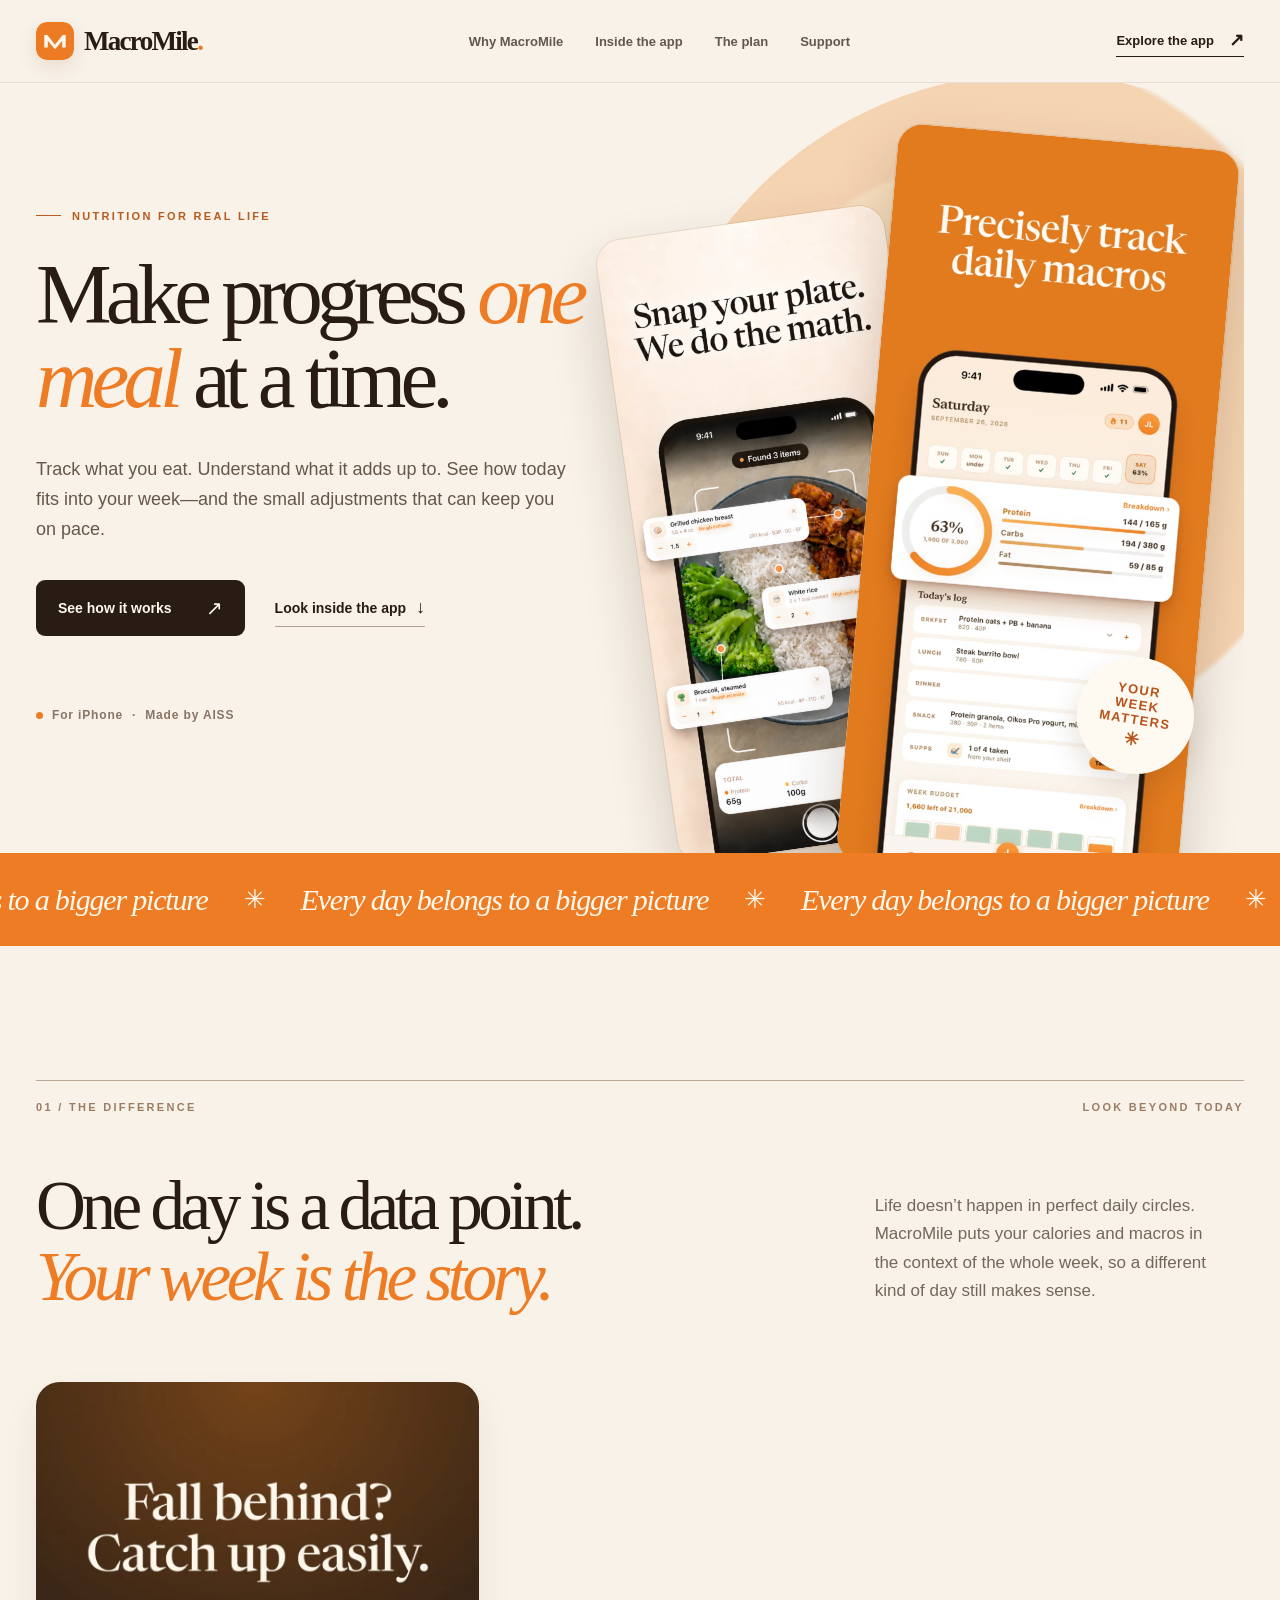
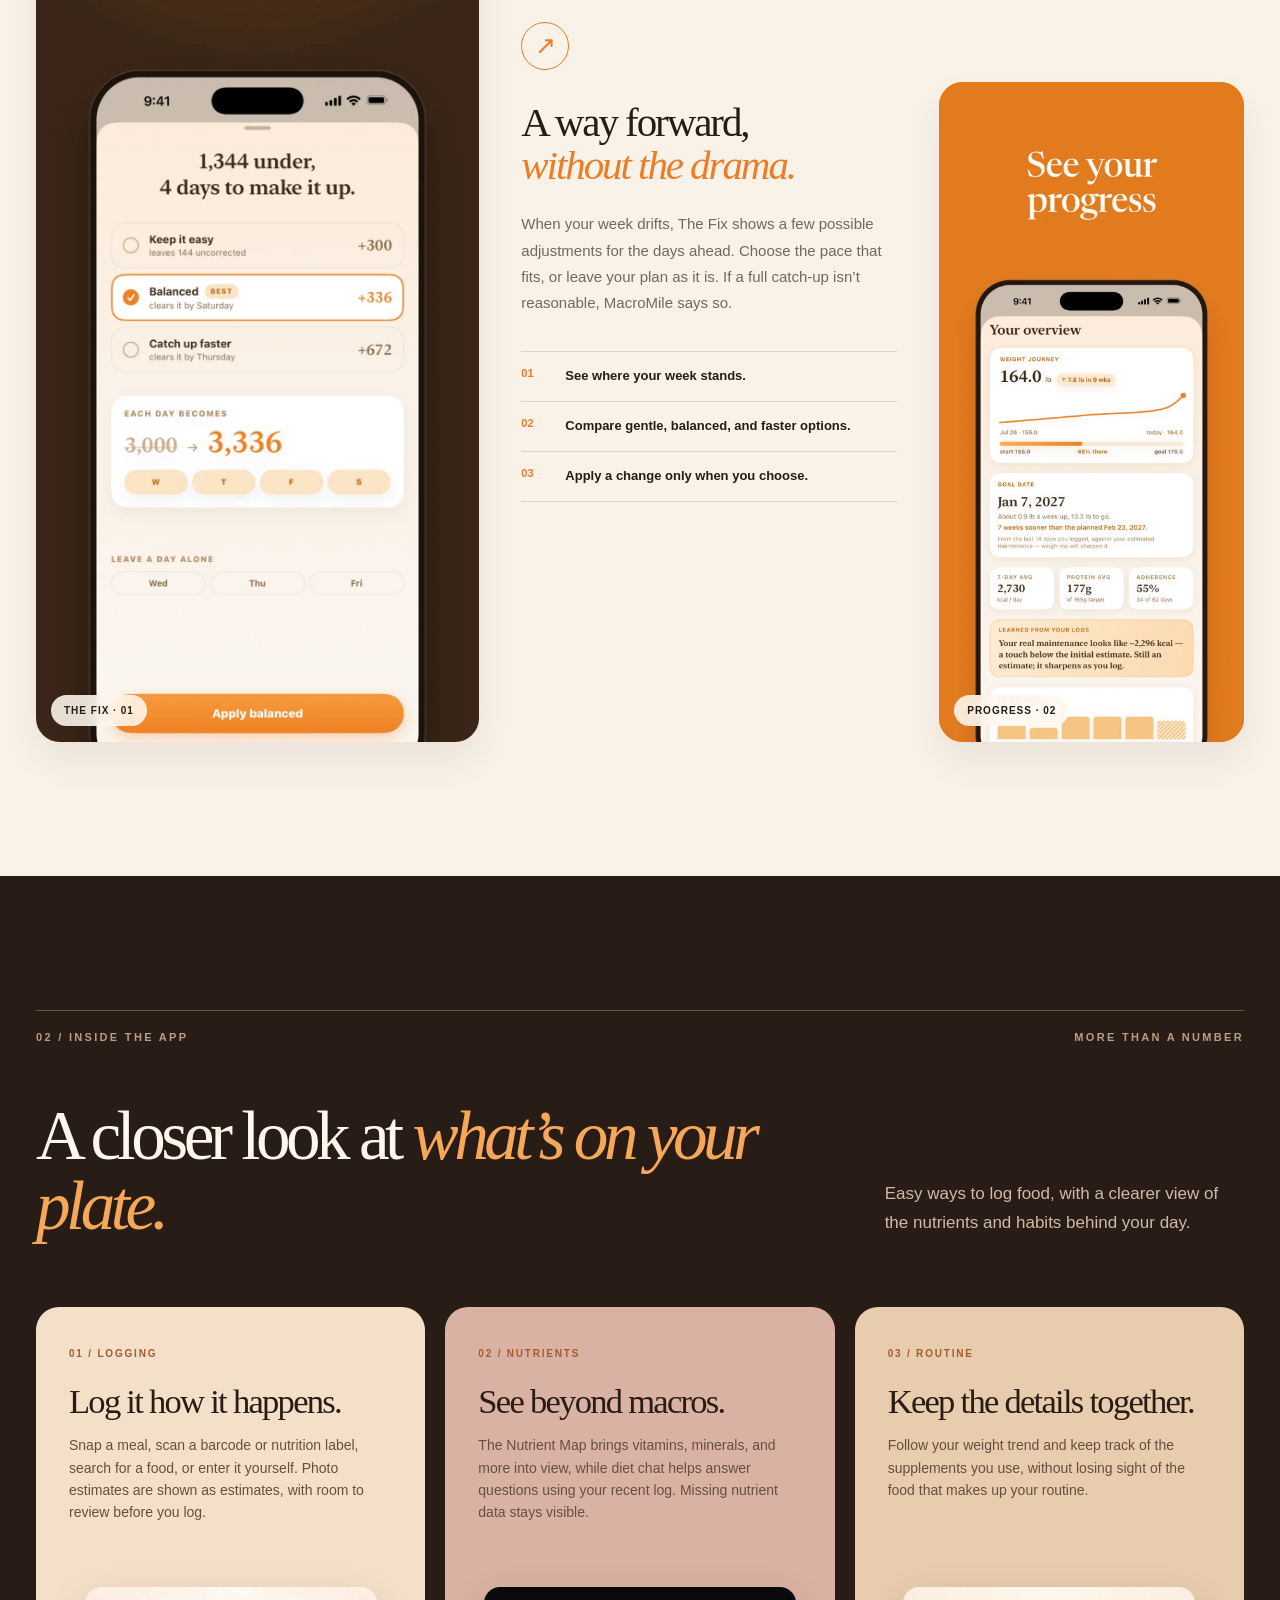
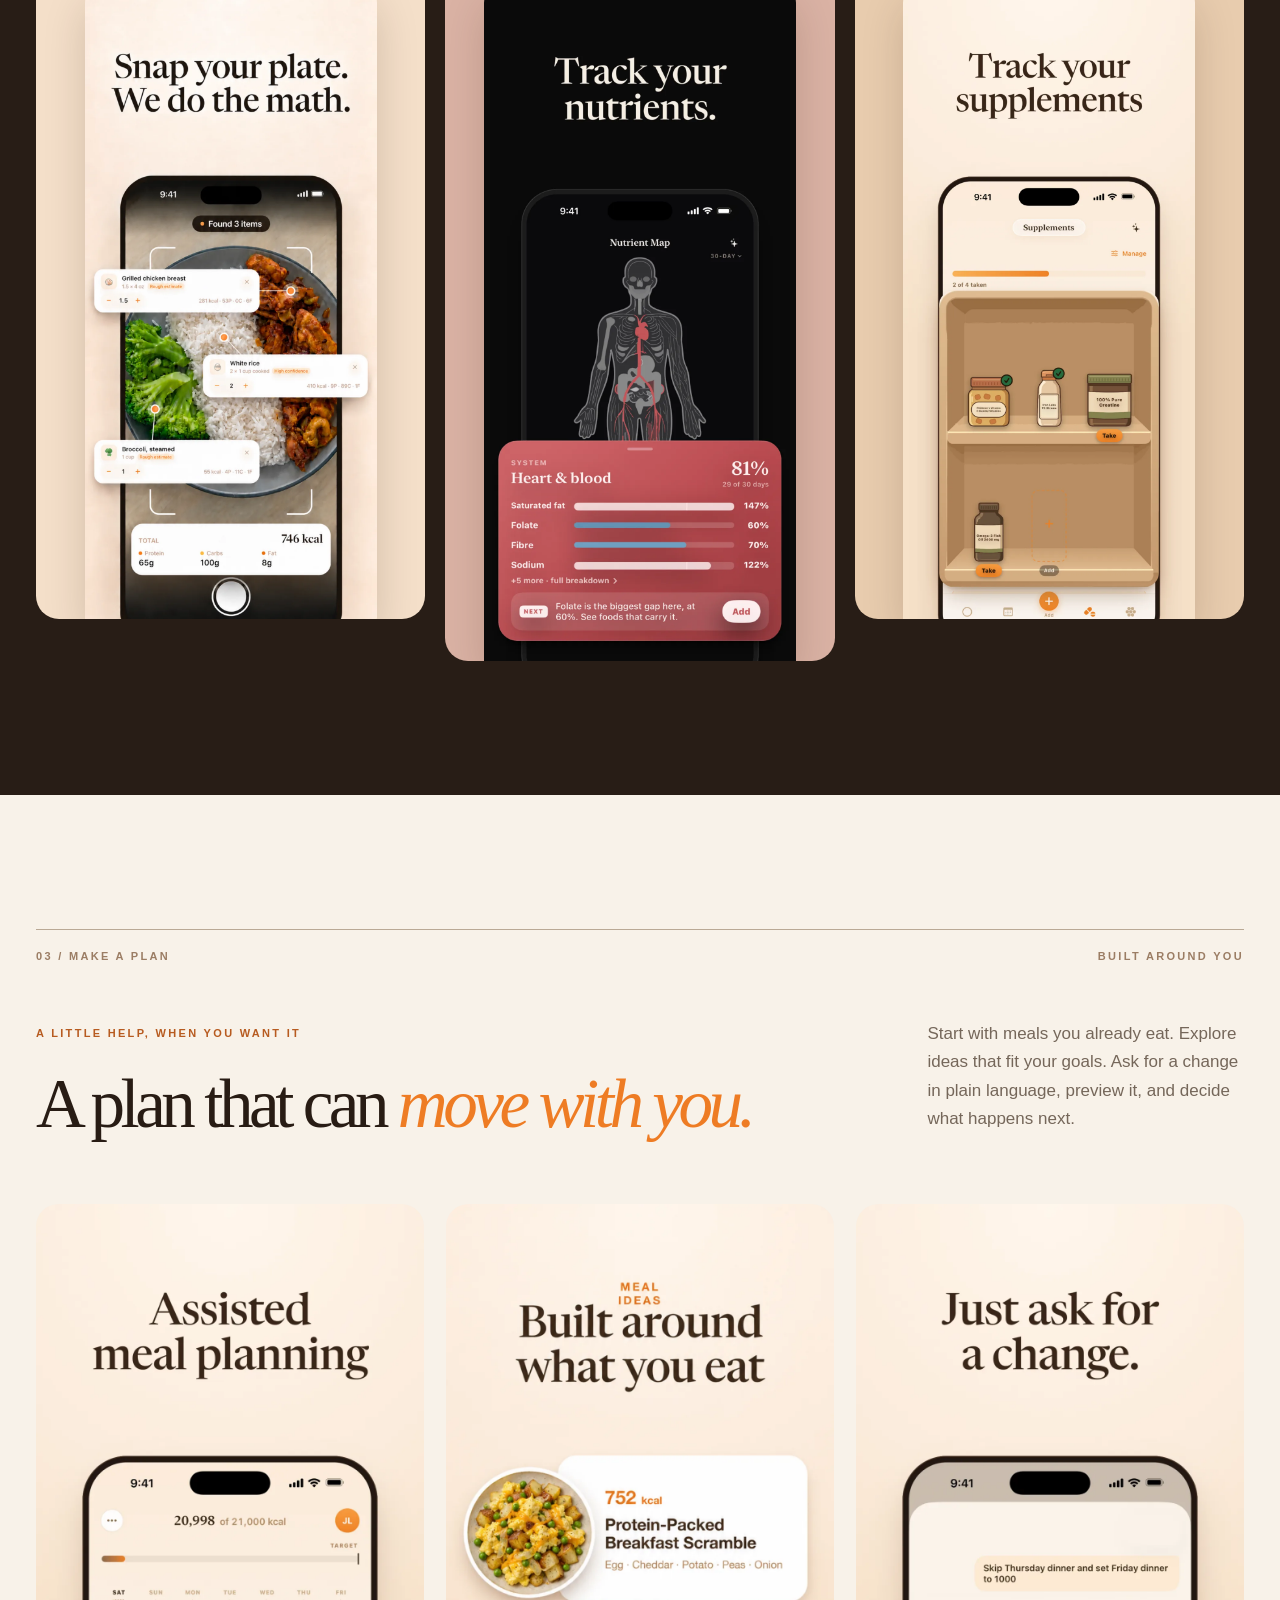
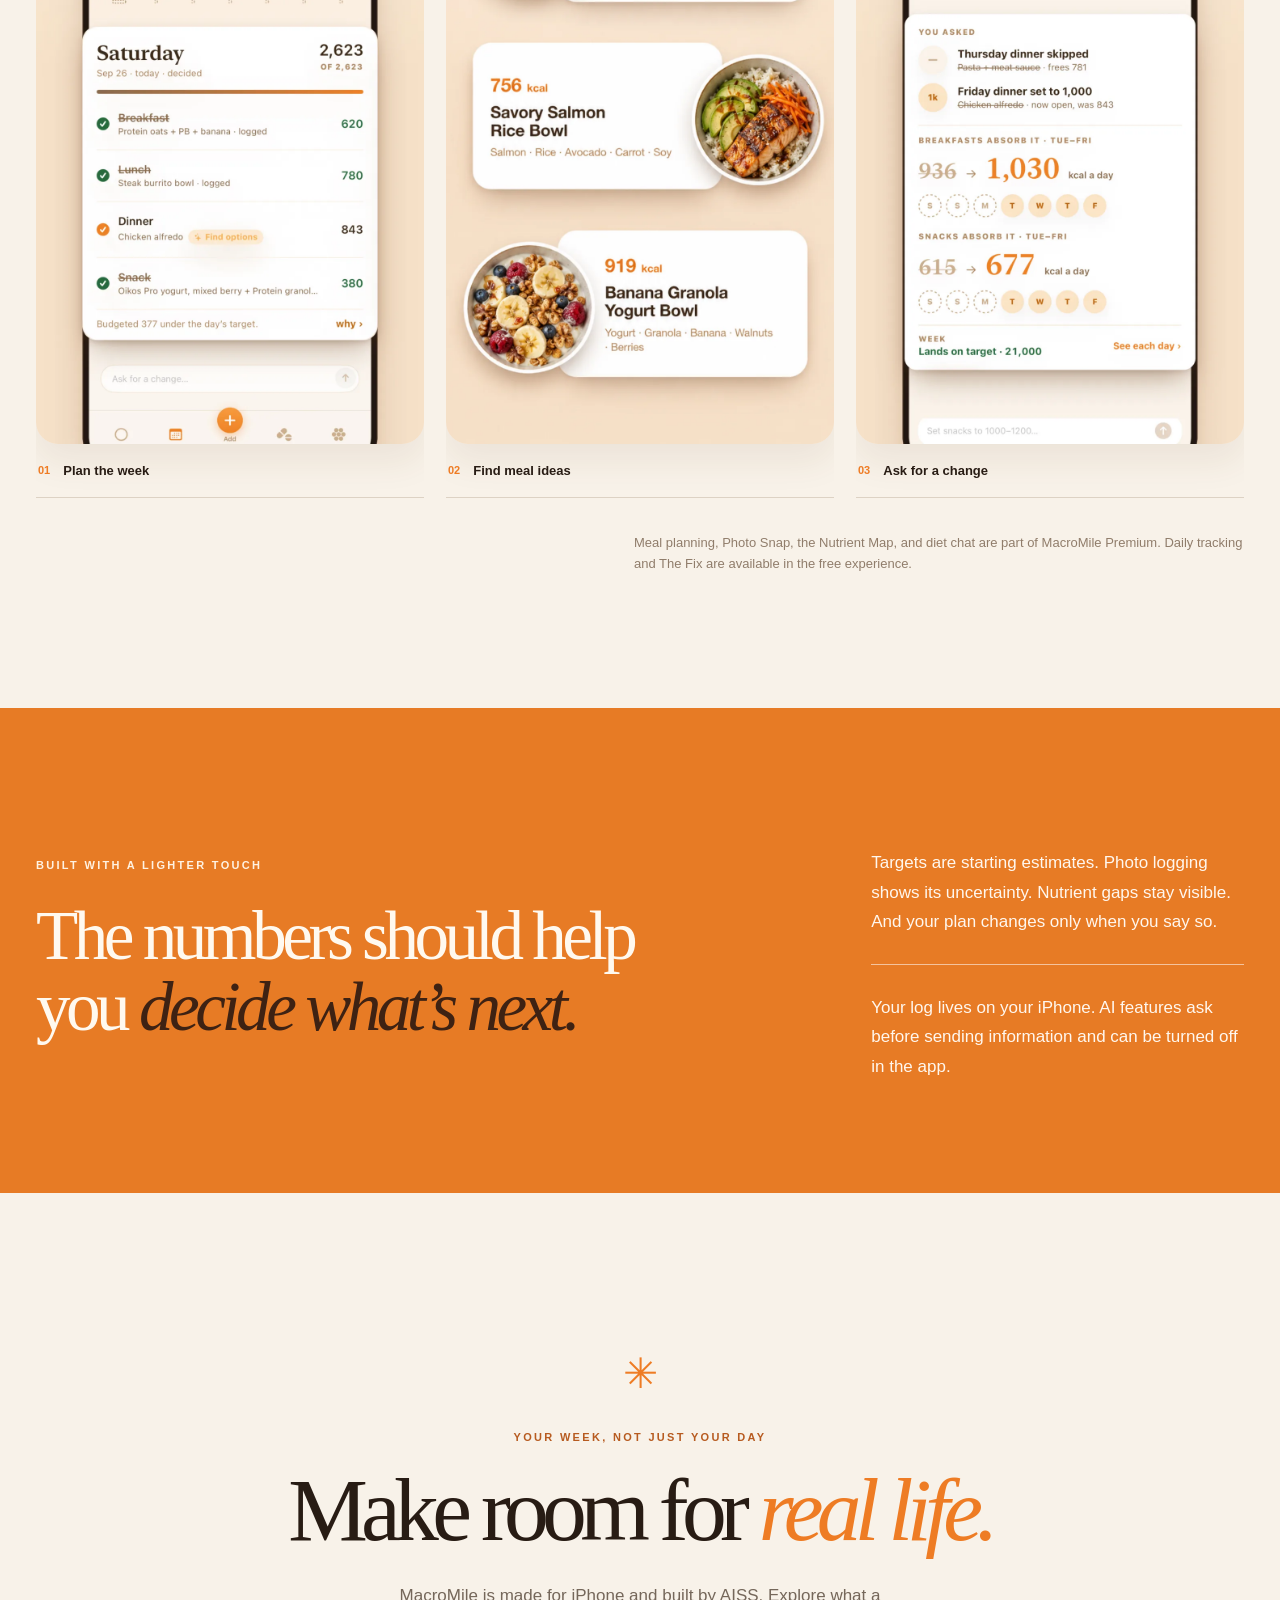
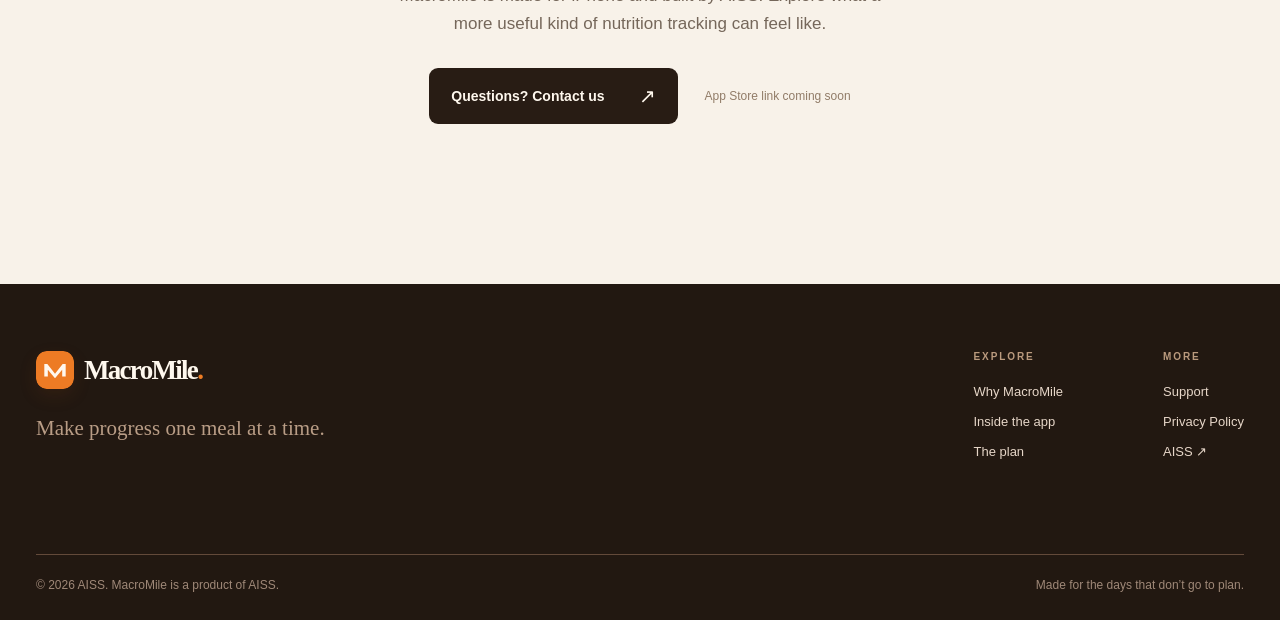
<file: index.html>
<!doctype html>
<html lang="en">
<head>
  <meta charset="utf-8">
  <meta name="viewport" content="width=device-width, initial-scale=1">
  <meta name="theme-color" content="#f8f2e9">
  <meta name="description" content="MacroMile is an iPhone calorie and macro tracker that helps you see how today fits into your week. Log meals, understand your nutrients, and find a realistic way forward.">
  <meta property="og:title" content="MacroMile — Your week, not just your day">
  <meta property="og:description" content="Make progress one meal at a time, with room for real life. Explore MacroMile for iPhone.">
  <meta property="og:type" content="website">
  <meta property="og:image" content="/assets/daily-macros.webp">
  <title>MacroMile — Your week, not just your day</title>
  <link rel="icon" type="image/svg+xml" href="/assets/mark.svg">
  <link rel="stylesheet" href="/styles.css">
  <script src="/script.js" defer></script>
</head>
<body>
  <a class="skip-link" href="#main">Skip to content</a>
  <header class="site-header">
    <div class="header-inner shell">
      <a class="brand" href="/" aria-label="MacroMile home"><img src="/assets/mark.svg" width="38" height="38" alt=""><span>MacroMile<span class="brand-period">.</span></span></a>
      <nav id="site-nav" class="site-nav" aria-label="Main navigation">
        <a href="#why">Why MacroMile</a>
        <a href="#features">Inside the app</a>
        <a href="#planning">The plan</a>
        <a href="/support/">Support</a>
      </nav>
      <a class="header-cta" href="#explore">Explore the app <span aria-hidden="true">↗</span></a>
      <button class="menu-toggle" type="button" aria-controls="site-nav" aria-expanded="false" aria-label="Open menu"><span></span><span></span></button>
    </div>
  </header>

  <main id="main">
    <section class="hero shell" aria-labelledby="hero-title">
      <div class="hero-copy">
        <p class="eyebrow"><span class="eyebrow-line"></span> NUTRITION FOR REAL LIFE</p>
        <h1 id="hero-title">Make progress <em>one meal</em> at a time.</h1>
        <p class="hero-intro">Track what you eat. Understand what it adds up to. See how today fits into your week—and the small adjustments that can keep you on pace.</p>
        <div class="hero-actions">
          <a class="button button-dark" href="#why">See how it works <span aria-hidden="true">↗</span></a>
          <a class="text-link" href="#explore">Look inside the app <span aria-hidden="true">↓</span></a>
        </div>
        <p class="hero-meta"><span class="meta-dot" aria-hidden="true"></span> For iPhone <span aria-hidden="true">·</span> Made by AISS</p>
      </div>
      <div class="hero-art" aria-label="MacroMile app previews">
        <div class="hero-orbit" aria-hidden="true"></div>
        <div class="hero-card hero-card-back"><img src="/assets/photo-capture.webp" width="960" height="2077" alt="MacroMile Photo Snap identifying a meal and displaying estimated calories and macros" fetchpriority="high"></div>
        <div class="hero-card hero-card-front"><img src="/assets/daily-macros.webp" width="960" height="2077" alt="MacroMile daily dashboard with macro progress, food log, and weekly budget" fetchpriority="high"></div>
        <div class="hero-seal" aria-hidden="true"><span>YOUR<br>WEEK<br>MATTERS</span><span class="seal-star">✳</span></div>
      </div>
    </section>

    <div class="thesis-band" aria-hidden="true"><div class="thesis-track"><span>Every day belongs to a bigger picture</span><span class="band-flower">✳</span><span>Every day belongs to a bigger picture</span><span class="band-flower">✳</span><span>Every day belongs to a bigger picture</span><span class="band-flower">✳</span></div></div>

    <section id="why" class="story-section shell section-space" aria-labelledby="why-title">
      <div class="section-topline"><span>01 / THE DIFFERENCE</span><span>LOOK BEYOND TODAY</span></div>
      <div class="story-heading">
        <h2 id="why-title">One day is a data point.<br><em>Your week is the story.</em></h2>
        <p>Life doesn’t happen in perfect daily circles. MacroMile puts your calories and macros in the context of the whole week, so a different kind of day still makes sense.</p>
      </div>
      <div class="story-layout">
        <div class="story-visual"><img src="/assets/catch-up.webp" width="960" height="2077" alt="MacroMile offers three ways to adjust the remaining days of a week" loading="lazy"><span class="image-index">THE FIX · 01</span></div>
        <div class="story-detail">
          <div class="small-mark" aria-hidden="true">↗</div>
          <h3>A way forward,<br><em>without the drama.</em></h3>
          <p>When your week drifts, The Fix shows a few possible adjustments for the days ahead. Choose the pace that fits, or leave your plan as it is. If a full catch-up isn’t reasonable, MacroMile says so.</p>
          <div class="principles">
            <div><span>01</span><p>See where your week stands.</p></div>
            <div><span>02</span><p>Compare gentle, balanced, and faster options.</p></div>
            <div><span>03</span><p>Apply a change only when you choose.</p></div>
          </div>
        </div>
        <div class="story-visual story-visual-small"><img src="/assets/overview.webp" width="960" height="2077" alt="MacroMile overview with weight trend, goal date estimate, and recent averages" loading="lazy"><span class="image-index">PROGRESS · 02</span></div>
      </div>
    </section>

    <section id="features" class="features-section section-space" aria-labelledby="features-title">
      <div class="shell">
        <div class="section-topline section-topline-light"><span>02 / INSIDE THE APP</span><span>MORE THAN A NUMBER</span></div>
        <div class="feature-intro"><h2 id="features-title">A closer look at <em>what’s on your plate.</em></h2><p>Easy ways to log food, with a clearer view of the nutrients and habits behind your day.</p></div>
        <div class="feature-grid">
          <article class="feature-card feature-card-peach">
            <div class="feature-card-copy"><span class="feature-num">01 / LOGGING</span><h3>Log it how it happens.</h3><p>Snap a meal, scan a barcode or nutrition label, search for a food, or enter it yourself. Photo estimates are shown as estimates, with room to review before you log.</p></div>
            <img src="/assets/photo-capture.webp" width="960" height="2077" alt="Photo Snap preview showing identified foods and editable portions" loading="lazy">
          </article>
          <article class="feature-card feature-card-rose">
            <div class="feature-card-copy"><span class="feature-num">02 / NUTRIENTS</span><h3>See beyond macros.</h3><p>The Nutrient Map brings vitamins, minerals, and more into view, while diet chat helps answer questions using your recent log. Missing nutrient data stays visible.</p></div>
            <img src="/assets/nutrient-map.webp" width="960" height="2077" alt="MacroMile Nutrient Map showing nutrient information by body system" loading="lazy">
          </article>
          <article class="feature-card feature-card-sand">
            <div class="feature-card-copy"><span class="feature-num">03 / ROUTINE</span><h3>Keep the details together.</h3><p>Follow your weight trend and keep track of the supplements you use, without losing sight of the food that makes up your routine.</p></div>
            <img src="/assets/supplements.webp" width="960" height="2077" alt="MacroMile supplement shelf with daily tracking" loading="lazy">
          </article>
        </div>
      </div>
    </section>

    <section id="planning" class="plan-section shell section-space" aria-labelledby="plan-title">
      <div class="section-topline"><span>03 / MAKE A PLAN</span><span>BUILT AROUND YOU</span></div>
      <div class="plan-heading"><div><p class="eyebrow">A LITTLE HELP, WHEN YOU WANT IT</p><h2 id="plan-title">A plan that can <em>move with you.</em></h2></div><p>Start with meals you already eat. Explore ideas that fit your goals. Ask for a change in plain language, preview it, and decide what happens next.</p></div>
      <div class="plan-gallery" aria-label="MacroMile planning previews">
        <figure class="plan-poster"><img src="/assets/meal-planning.webp" width="960" height="2077" alt="MacroMile meal plan showing a day's meals and calorie budget" loading="lazy"><figcaption><span>01</span> Plan the week</figcaption></figure>
        <figure class="plan-poster"><img src="/assets/Meal-Ideas.webp" width="960" height="2077" alt="MacroMile meal ideas made from familiar ingredients" loading="lazy"><figcaption><span>02</span> Find meal ideas</figcaption></figure>
        <figure class="plan-poster"><img src="/assets/plan-chat.webp" width="960" height="2077" alt="MacroMile plan chat previewing the effect of a requested change" loading="lazy"><figcaption><span>03</span> Ask for a change</figcaption></figure>
      </div>
      <p class="plan-note">Meal planning, Photo Snap, the Nutrient Map, and diet chat are part of MacroMile Premium. Daily tracking and The Fix are available in the free experience.</p>
    </section>

    <section class="values-section" aria-labelledby="values-title">
      <div class="shell values-layout"><div><p class="eyebrow eyebrow-cream">BUILT WITH A LIGHTER TOUCH</p><h2 id="values-title">The numbers should help you <em>decide what’s next.</em></h2></div><div class="values-copy"><p>Targets are starting estimates. Photo logging shows its uncertainty. Nutrient gaps stay visible. And your plan changes only when you say so.</p><div class="values-rule"></div><p>Your log lives on your iPhone. AI features ask before sending information and can be turned off in the app.</p></div></div>
    </section>

    <section id="explore" class="closing-section shell" aria-labelledby="closing-title"><div class="closing-sun" aria-hidden="true">✳</div><p class="eyebrow">YOUR WEEK, NOT JUST YOUR DAY</p><h2 id="closing-title">Make room for <em>real life.</em></h2><p>MacroMile is made for iPhone and built by AISS. Explore what a more useful kind of nutrition tracking can feel like.</p><div class="closing-actions"><a class="button button-dark" href="/support/">Questions? Contact us <span aria-hidden="true">↗</span></a><span>App Store link coming soon</span></div></section>
  </main>

  <footer class="site-footer"><div class="shell footer-main"><div><a class="brand footer-brand" href="/"><img src="/assets/mark.svg" width="38" height="38" alt=""><span>MacroMile<span class="brand-period">.</span></span></a><p>Make progress one meal at a time.</p></div><div class="footer-links"><div><span>EXPLORE</span><a href="#why">Why MacroMile</a><a href="#features">Inside the app</a><a href="#planning">The plan</a></div><div><span>MORE</span><a href="/support/">Support</a><a href="/privacy/">Privacy Policy</a><a href="https://aisslabs.com" target="_blank" rel="noopener noreferrer">AISS ↗</a></div></div></div><div class="shell footer-bottom"><span>© <span id="year">2026</span> AISS. MacroMile is a product of AISS.</span><span>Made for the days that don’t go to plan.</span></div></footer>
</body>
</html>
</file>
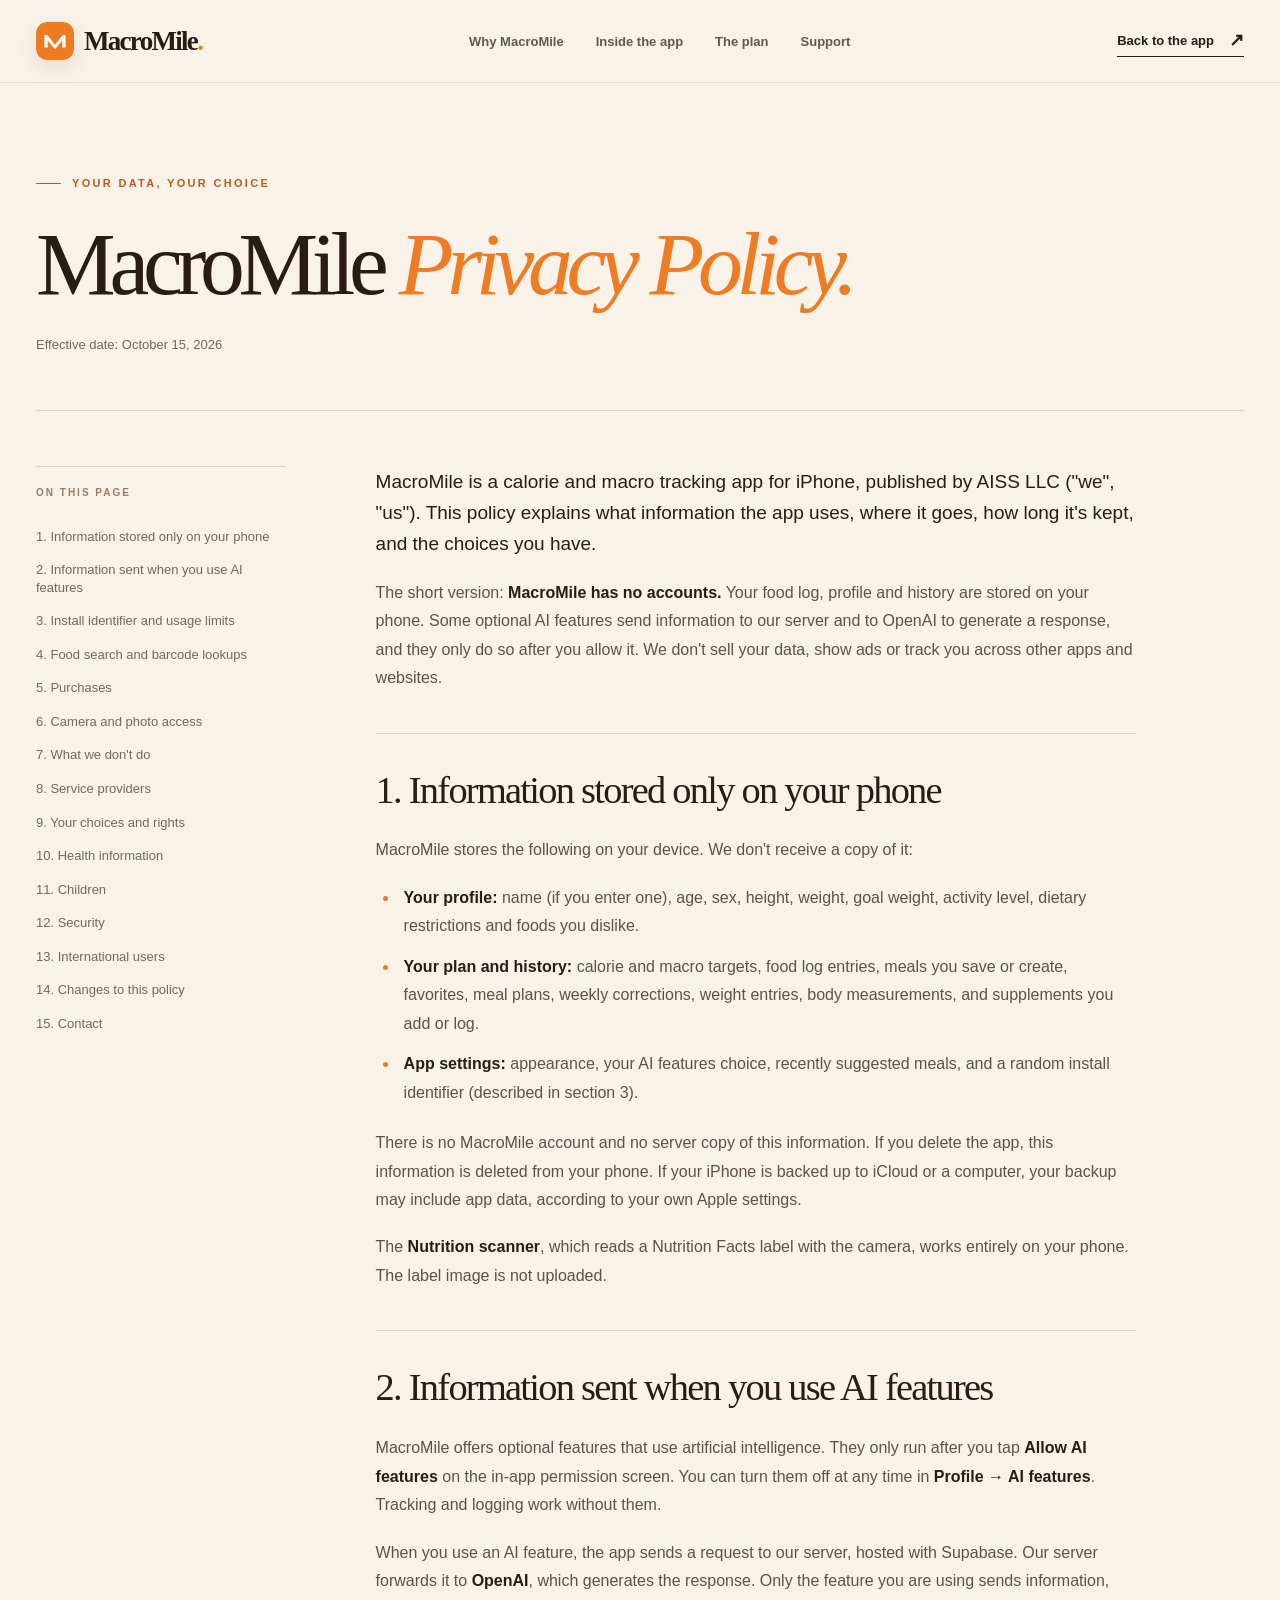
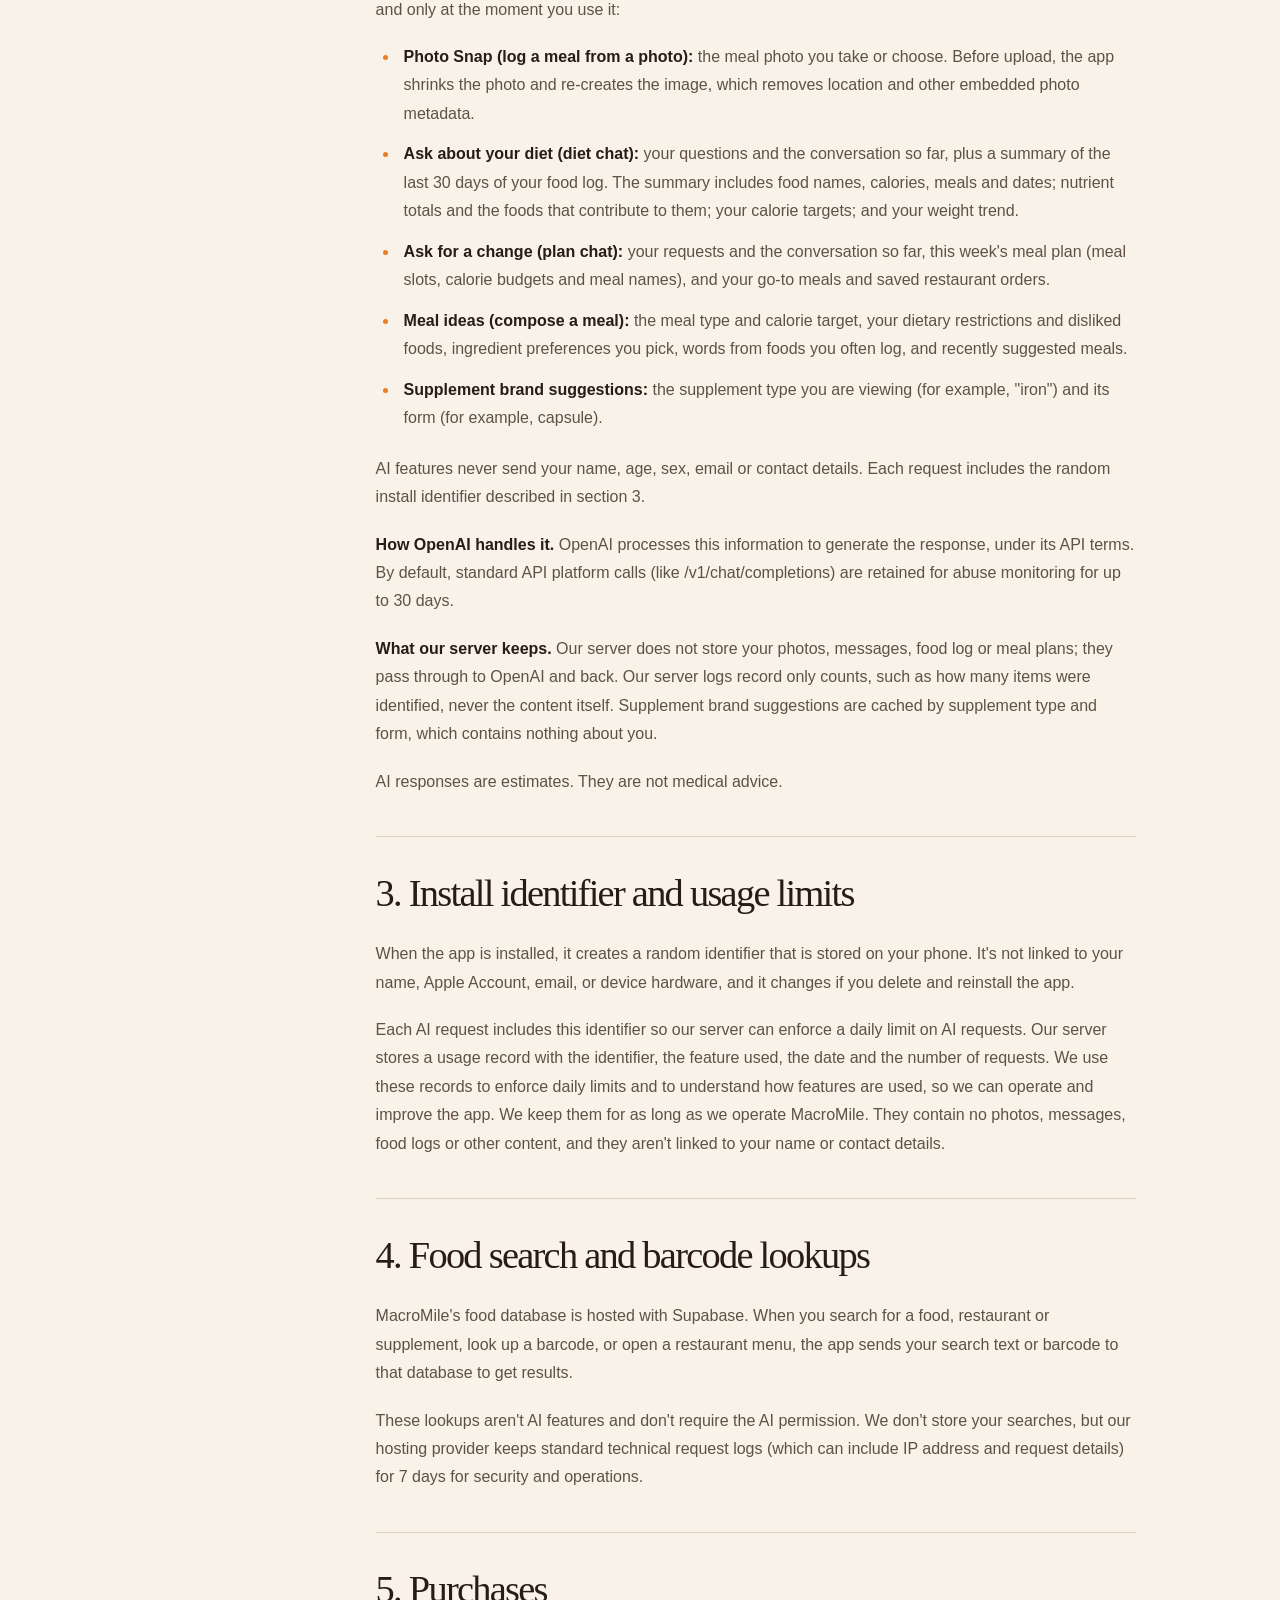
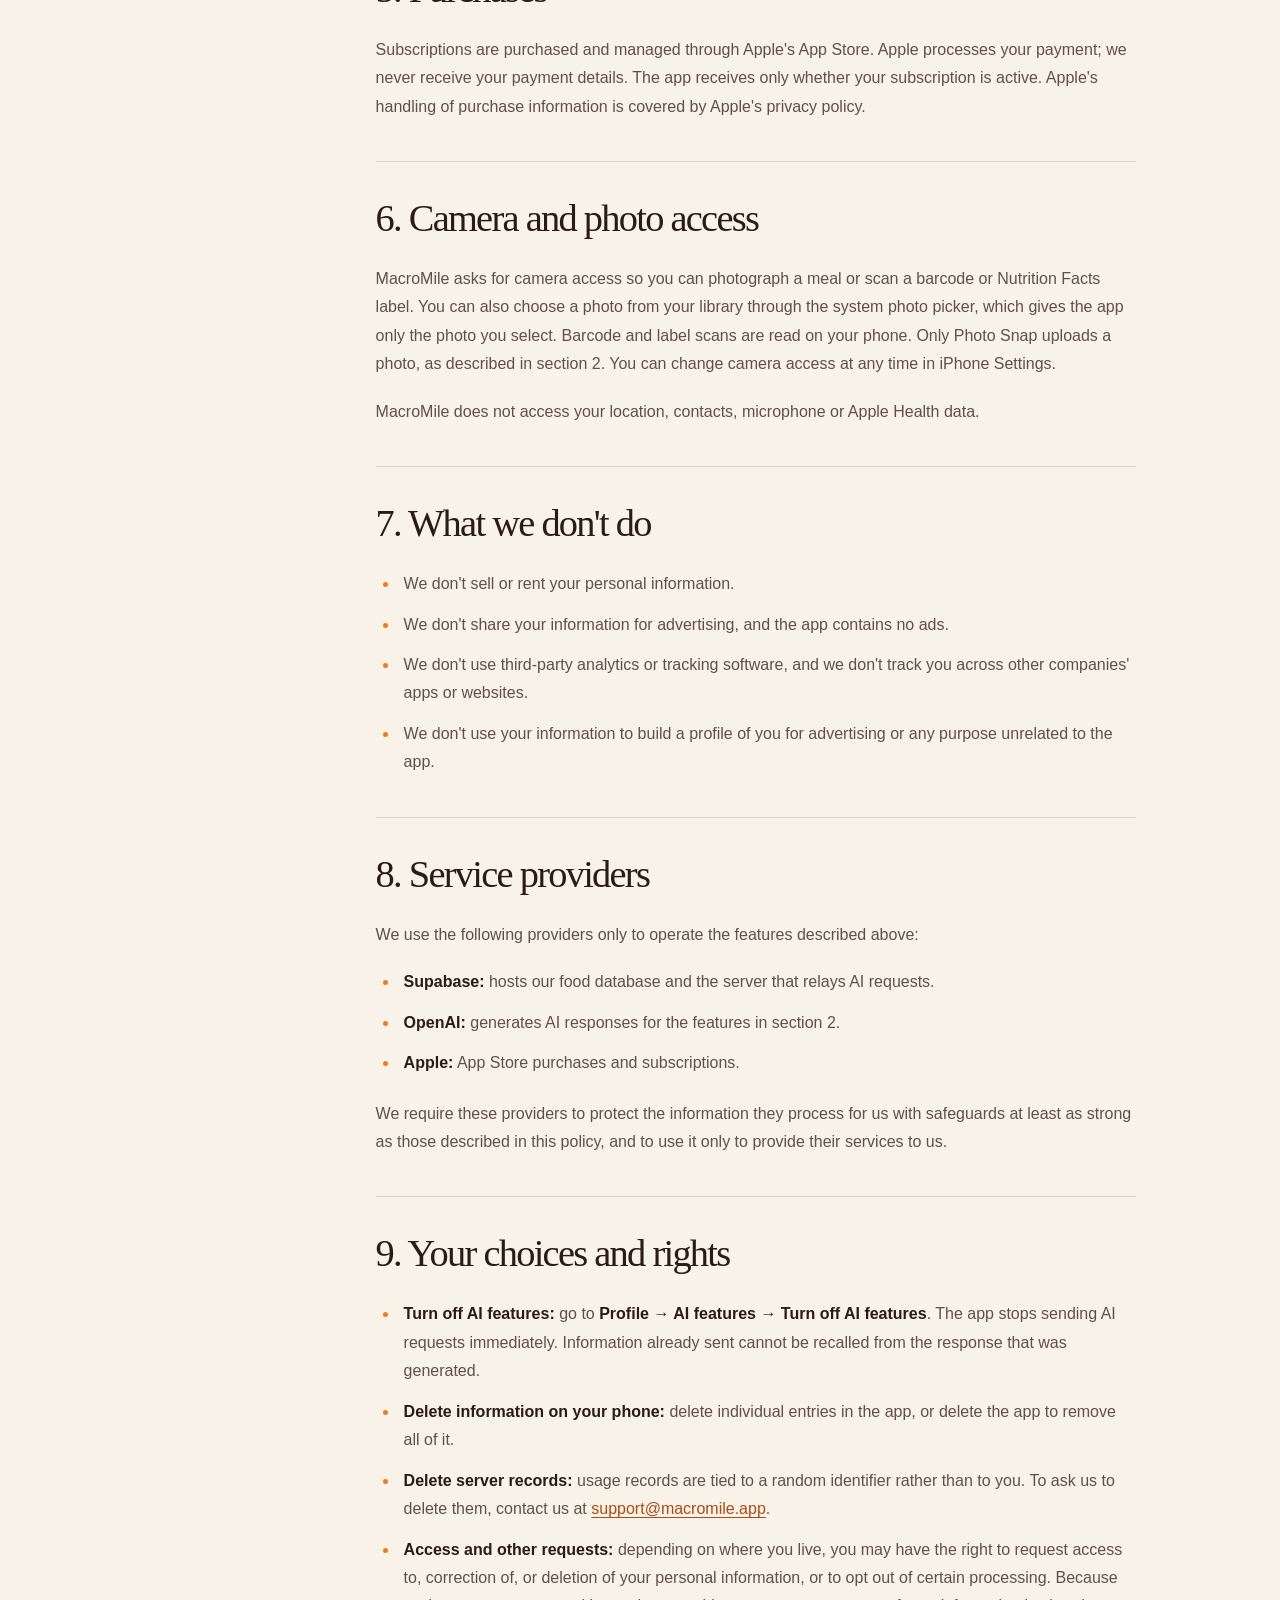
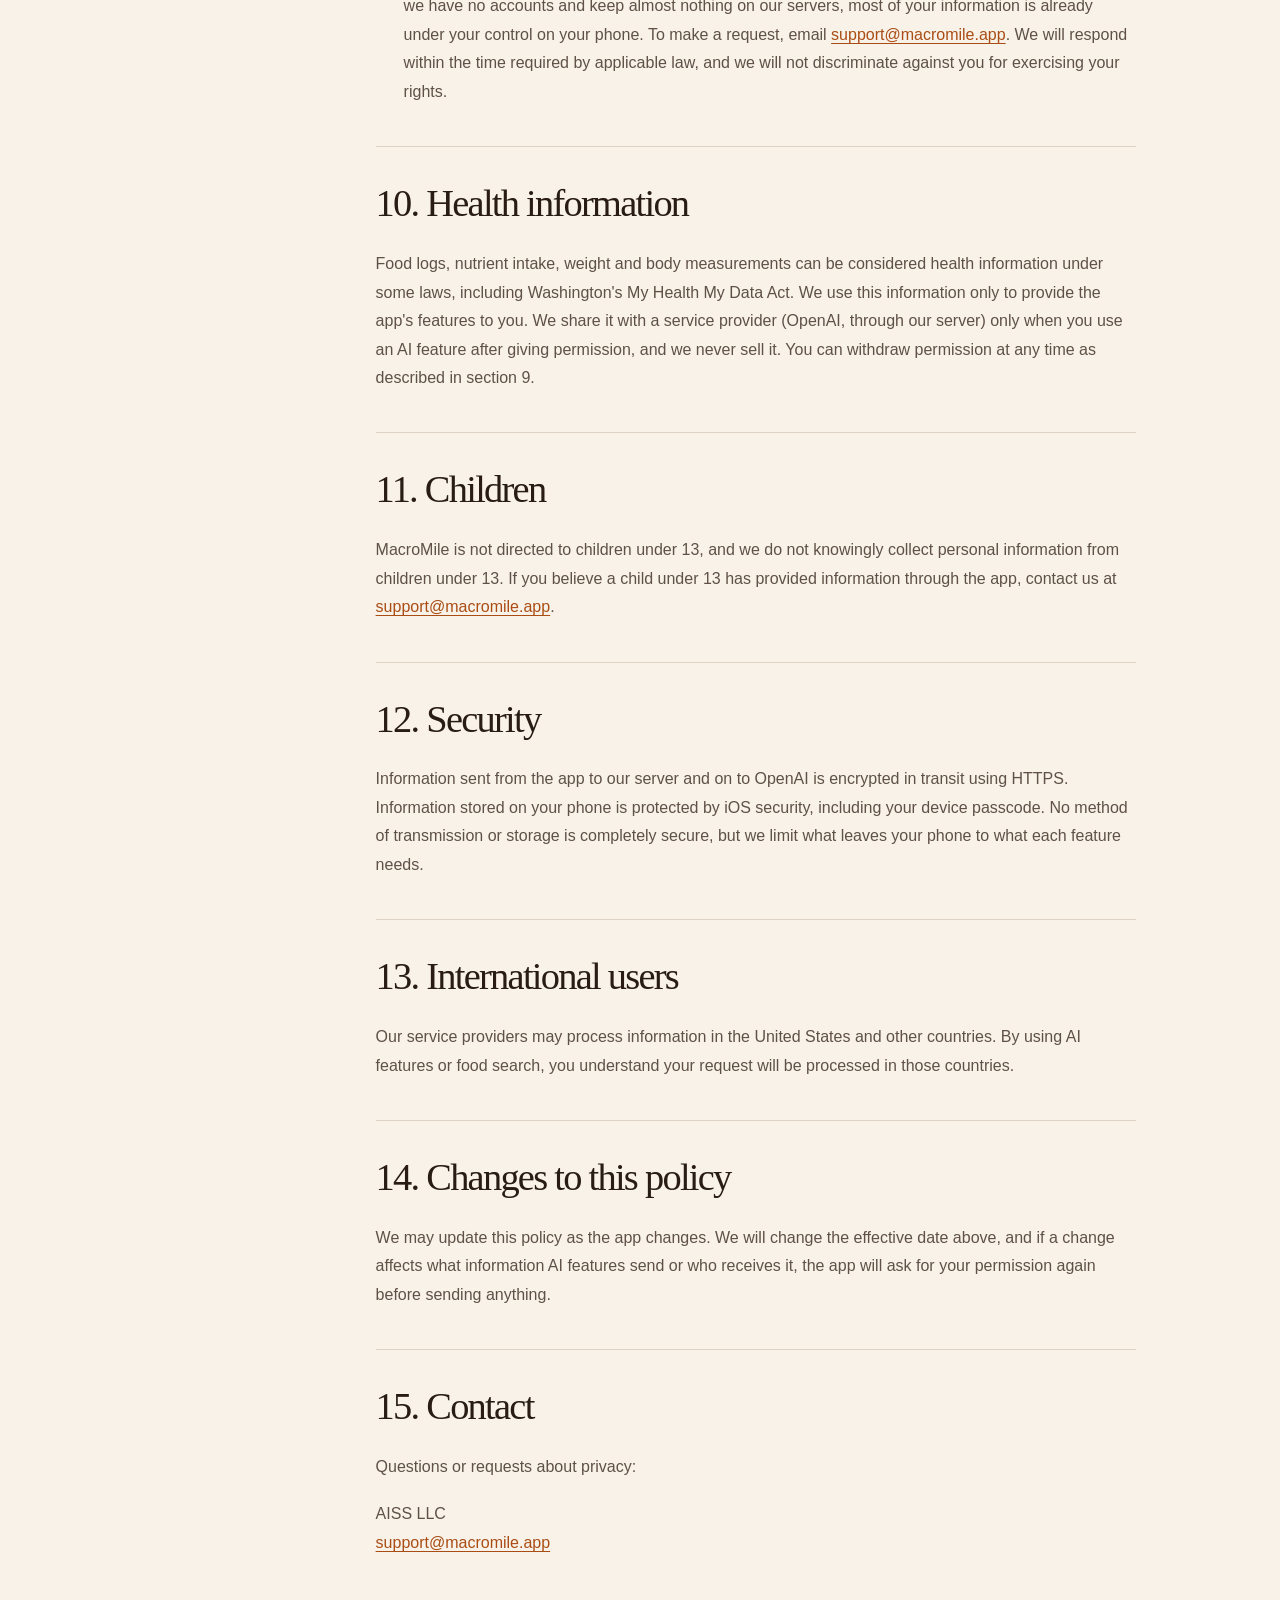
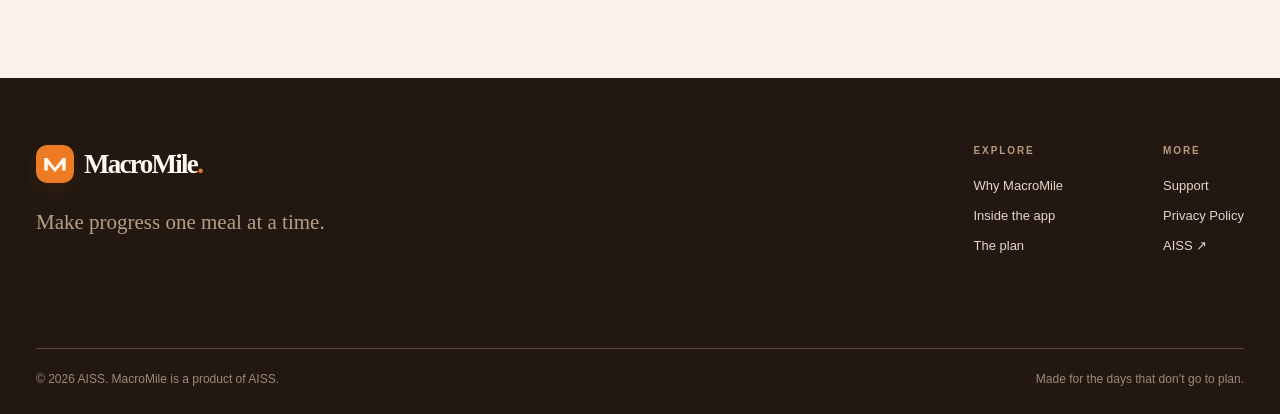
<file: privacy/index.html>
<!doctype html>
<html lang="en">
<head>
  <meta charset="utf-8">
  <meta name="viewport" content="width=device-width, initial-scale=1">
  <meta name="theme-color" content="#f8f2e9">
  <meta name="description" content="How MacroMile uses information, where it goes, how long it is kept, and the choices you have.">
  <meta property="og:title" content="MacroMile Privacy Policy">
  <meta property="og:description" content="How MacroMile uses information, where it goes, how long it is kept, and the choices you have.">
  <meta property="og:type" content="website">
  <meta property="og:url" content="https://macromile.app/privacy/">
  <link rel="canonical" href="https://macromile.app/privacy/">
  <title>Privacy Policy — MacroMile</title>
  <link rel="icon" type="image/svg+xml" href="/assets/mark.svg">
  <link rel="stylesheet" href="/styles.css">
  <script src="/script.js" defer></script>
</head>
<body>
  <a class="skip-link" href="#main">Skip to content</a>
  <header class="site-header"><div class="header-inner shell"><a class="brand" href="/" aria-label="MacroMile home"><img src="/assets/mark.svg" width="38" height="38" alt=""><span>MacroMile<span class="brand-period">.</span></span></a><nav id="site-nav" class="site-nav" aria-label="Main navigation"><a href="/#why">Why MacroMile</a><a href="/#features">Inside the app</a><a href="/#planning">The plan</a><a href="/support/">Support</a></nav><a class="header-cta" href="/">Back to the app <span aria-hidden="true">↗</span></a><button class="menu-toggle" type="button" aria-controls="site-nav" aria-expanded="false" aria-label="Open menu"><span></span><span></span></button></div></header>
  <main id="main" class="shell privacy-page">
    <header class="privacy-hero"><p class="eyebrow"><span class="eyebrow-line"></span> YOUR DATA, YOUR CHOICE</p><h1>MacroMile <em>Privacy Policy.</em></h1><p class="privacy-date">Effective date: <time datetime="2026-10-15">October 15, 2026</time></p></header>
    <div class="privacy-layout">
      <aside class="privacy-aside" aria-label="Policy sections"><span>ON THIS PAGE</span><nav><a href="#section-1">1. Information stored only on your phone</a><a href="#section-2">2. Information sent when you use AI features</a><a href="#section-3">3. Install identifier and usage limits</a><a href="#section-4">4. Food search and barcode lookups</a><a href="#section-5">5. Purchases</a><a href="#section-6">6. Camera and photo access</a><a href="#section-7">7. What we don&#x27;t do</a><a href="#section-8">8. Service providers</a><a href="#section-9">9. Your choices and rights</a><a href="#section-10">10. Health information</a><a href="#section-11">11. Children</a><a href="#section-12">12. Security</a><a href="#section-13">13. International users</a><a href="#section-14">14. Changes to this policy</a><a href="#section-15">15. Contact</a></nav></aside>
      <article class="privacy-content" aria-label="MacroMile privacy policy">
      <p>MacroMile is a calorie and macro tracking app for iPhone, published by AISS LLC (&quot;we&quot;, &quot;us&quot;). This policy explains what information the app uses, where it goes, how long it&#x27;s kept, and the choices you have.</p>
      <p>The short version: <strong>MacroMile has no accounts.</strong> Your food log, profile and history are stored on your phone. Some optional AI features send information to our server and to OpenAI to generate a response, and they only do so after you allow it. We don&#x27;t sell your data, show ads or track you across other apps and websites.</p>
      <section id="section-1" aria-labelledby="section-1-title"><h2 id="section-1-title">1. Information stored only on your phone</h2>
      <p>MacroMile stores the following on your device. We don&#x27;t receive a copy of it:</p>
      <ul><li><strong>Your profile:</strong> name (if you enter one), age, sex, height, weight, goal weight, activity level, dietary restrictions and foods you dislike.</li><li><strong>Your plan and history:</strong> calorie and macro targets, food log entries, meals you save or create, favorites, meal plans, weekly corrections, weight entries, body measurements, and supplements you add or log.</li><li><strong>App settings:</strong> appearance, your AI features choice, recently suggested meals, and a random install identifier (described in section 3).</li></ul>
      <p>There is no MacroMile account and no server copy of this information. If you delete the app, this information is deleted from your phone. If your iPhone is backed up to iCloud or a computer, your backup may include app data, according to your own Apple settings.</p>
      <p>The <strong>Nutrition scanner</strong>, which reads a Nutrition Facts label with the camera, works entirely on your phone. The label image is not uploaded.</p>
      </section>
      <section id="section-2" aria-labelledby="section-2-title"><h2 id="section-2-title">2. Information sent when you use AI features</h2>
      <p>MacroMile offers optional features that use artificial intelligence. They only run after you tap <strong>Allow AI features</strong> on the in-app permission screen. You can turn them off at any time in <strong>Profile → AI features</strong>. Tracking and logging work without them.</p>
      <p>When you use an AI feature, the app sends a request to our server, hosted with Supabase. Our server forwards it to <strong>OpenAI</strong>, which generates the response. Only the feature you are using sends information, and only at the moment you use it:</p>
      <ul><li><strong>Photo Snap (log a meal from a photo):</strong> the meal photo you take or choose. Before upload, the app shrinks the photo and re-creates the image, which removes location and other embedded photo metadata.</li><li><strong>Ask about your diet (diet chat):</strong> your questions and the conversation so far, plus a summary of the last 30 days of your food log. The summary includes food names, calories, meals and dates; nutrient totals and the foods that contribute to them; your calorie targets; and your weight trend.</li><li><strong>Ask for a change (plan chat):</strong> your requests and the conversation so far, this week&#x27;s meal plan (meal slots, calorie budgets and meal names), and your go-to meals and saved restaurant orders.</li><li><strong>Meal ideas (compose a meal):</strong> the meal type and calorie target, your dietary restrictions and disliked foods, ingredient preferences you pick, words from foods you often log, and recently suggested meals.</li><li><strong>Supplement brand suggestions:</strong> the supplement type you are viewing (for example, &quot;iron&quot;) and its form (for example, capsule).</li></ul>
      <p>AI features never send your name, age, sex, email or contact details. Each request includes the random install identifier described in section 3.</p>
      <p><strong>How OpenAI handles it.</strong> OpenAI processes this information to generate the response, under its API terms. By default, standard API platform calls (like /v1/chat/completions) are retained for abuse monitoring for up to 30 days.</p>
      <p><strong>What our server keeps.</strong> Our server does not store your photos, messages, food log or meal plans; they pass through to OpenAI and back. Our server logs record only counts, such as how many items were identified, never the content itself. Supplement brand suggestions are cached by supplement type and form, which contains nothing about you.</p>
      <p>AI responses are estimates. They are not medical advice.</p>
      </section>
      <section id="section-3" aria-labelledby="section-3-title"><h2 id="section-3-title">3. Install identifier and usage limits</h2>
      <p>When the app is installed, it creates a random identifier that is stored on your phone. It&#x27;s not linked to your name, Apple Account, email, or device hardware, and it changes if you delete and reinstall the app.</p>
      <p>Each AI request includes this identifier so our server can enforce a daily limit on AI requests. Our server stores a usage record with the identifier, the feature used, the date and the number of requests. We use these records to enforce daily limits and to understand how features are used, so we can operate and improve the app. We keep them for as long as we operate MacroMile. They contain no photos, messages, food logs or other content, and they aren&#x27;t linked to your name or contact details.</p>
      </section>
      <section id="section-4" aria-labelledby="section-4-title"><h2 id="section-4-title">4. Food search and barcode lookups</h2>
      <p>MacroMile&#x27;s food database is hosted with Supabase. When you search for a food, restaurant or supplement, look up a barcode, or open a restaurant menu, the app sends your search text or barcode to that database to get results.</p>
      <p>These lookups aren&#x27;t AI features and don&#x27;t require the AI permission. We don&#x27;t store your searches, but our hosting provider keeps standard technical request logs (which can include IP address and request details) for 7 days for security and operations.</p>
      </section>
      <section id="section-5" aria-labelledby="section-5-title"><h2 id="section-5-title">5. Purchases</h2>
      <p>Subscriptions are purchased and managed through Apple&#x27;s App Store. Apple processes your payment; we never receive your payment details. The app receives only whether your subscription is active. Apple&#x27;s handling of purchase information is covered by Apple&#x27;s privacy policy.</p>
      </section>
      <section id="section-6" aria-labelledby="section-6-title"><h2 id="section-6-title">6. Camera and photo access</h2>
      <p>MacroMile asks for camera access so you can photograph a meal or scan a barcode or Nutrition Facts label. You can also choose a photo from your library through the system photo picker, which gives the app only the photo you select. Barcode and label scans are read on your phone. Only Photo Snap uploads a photo, as described in section 2. You can change camera access at any time in iPhone Settings.</p>
      <p>MacroMile does not access your location, contacts, microphone or Apple Health data.</p>
      </section>
      <section id="section-7" aria-labelledby="section-7-title"><h2 id="section-7-title">7. What we don&#x27;t do</h2>
      <ul><li>We don&#x27;t sell or rent your personal information.</li><li>We don&#x27;t share your information for advertising, and the app contains no ads.</li><li>We don&#x27;t use third-party analytics or tracking software, and we don&#x27;t track you across other companies&#x27; apps or websites.</li><li>We don&#x27;t use your information to build a profile of you for advertising or any purpose unrelated to the app.</li></ul>
      </section>
      <section id="section-8" aria-labelledby="section-8-title"><h2 id="section-8-title">8. Service providers</h2>
      <p>We use the following providers only to operate the features described above:</p>
      <ul><li><strong>Supabase:</strong> hosts our food database and the server that relays AI requests.</li><li><strong>OpenAI:</strong> generates AI responses for the features in section 2.</li><li><strong>Apple:</strong> App Store purchases and subscriptions.</li></ul>
      <p>We require these providers to protect the information they process for us with safeguards at least as strong as those described in this policy, and to use it only to provide their services to us.</p>
      </section>
      <section id="section-9" aria-labelledby="section-9-title"><h2 id="section-9-title">9. Your choices and rights</h2>
      <ul><li><strong>Turn off AI features:</strong> go to <strong>Profile → AI features → Turn off AI features</strong>. The app stops sending AI requests immediately. Information already sent cannot be recalled from the response that was generated.</li><li><strong>Delete information on your phone:</strong> delete individual entries in the app, or delete the app to remove all of it.</li><li><strong>Delete server records:</strong> usage records are tied to a random identifier rather than to you. To ask us to delete them, contact us at <a href="mailto:support@macromile.app">support@macromile.app</a>.</li><li><strong>Access and other requests:</strong> depending on where you live, you may have the right to request access to, correction of, or deletion of your personal information, or to opt out of certain processing. Because we have no accounts and keep almost nothing on our servers, most of your information is already under your control on your phone. To make a request, email <a href="mailto:support@macromile.app">support@macromile.app</a>. We will respond within the time required by applicable law, and we will not discriminate against you for exercising your rights.</li></ul>
      </section>
      <section id="section-10" aria-labelledby="section-10-title"><h2 id="section-10-title">10. Health information</h2>
      <p>Food logs, nutrient intake, weight and body measurements can be considered health information under some laws, including Washington&#x27;s My Health My Data Act. We use this information only to provide the app&#x27;s features to you. We share it with a service provider (OpenAI, through our server) only when you use an AI feature after giving permission, and we never sell it. You can withdraw permission at any time as described in section 9.</p>
      </section>
      <section id="section-11" aria-labelledby="section-11-title"><h2 id="section-11-title">11. Children</h2>
      <p>MacroMile is not directed to children under 13, and we do not knowingly collect personal information from children under 13. If you believe a child under 13 has provided information through the app, contact us at <a href="mailto:support@macromile.app">support@macromile.app</a>.</p>
      </section>
      <section id="section-12" aria-labelledby="section-12-title"><h2 id="section-12-title">12. Security</h2>
      <p>Information sent from the app to our server and on to OpenAI is encrypted in transit using HTTPS. Information stored on your phone is protected by iOS security, including your device passcode. No method of transmission or storage is completely secure, but we limit what leaves your phone to what each feature needs.</p>
      </section>
      <section id="section-13" aria-labelledby="section-13-title"><h2 id="section-13-title">13. International users</h2>
      <p>Our service providers may process information in the United States and other countries. By using AI features or food search, you understand your request will be processed in those countries.</p>
      </section>
      <section id="section-14" aria-labelledby="section-14-title"><h2 id="section-14-title">14. Changes to this policy</h2>
      <p>We may update this policy as the app changes. We will change the effective date above, and if a change affects what information AI features send or who receives it, the app will ask for your permission again before sending anything.</p>
      </section>
      <section id="section-15" aria-labelledby="section-15-title"><h2 id="section-15-title">15. Contact</h2>
      <p>Questions or requests about privacy:</p>
      <address class="contact-details">AISS LLC<br><a href="mailto:support@macromile.app">support@macromile.app</a></address>
      </section>
      </article>
    </div>
  </main>
  <footer class="site-footer"><div class="shell footer-main"><div><a class="brand footer-brand" href="/"><img src="/assets/mark.svg" width="38" height="38" alt=""><span>MacroMile<span class="brand-period">.</span></span></a><p>Make progress one meal at a time.</p></div><div class="footer-links"><div><span>EXPLORE</span><a href="/#why">Why MacroMile</a><a href="/#features">Inside the app</a><a href="/#planning">The plan</a></div><div><span>MORE</span><a href="/support/">Support</a><a href="/privacy/" aria-current="page">Privacy Policy</a><a href="https://aisslabs.com" target="_blank" rel="noopener noreferrer">AISS ↗</a></div></div></div><div class="shell footer-bottom"><span>© <span id="year">2026</span> AISS. MacroMile is a product of AISS.</span><span>Made for the days that don’t go to plan.</span></div></footer>
</body>
</html>
</file>
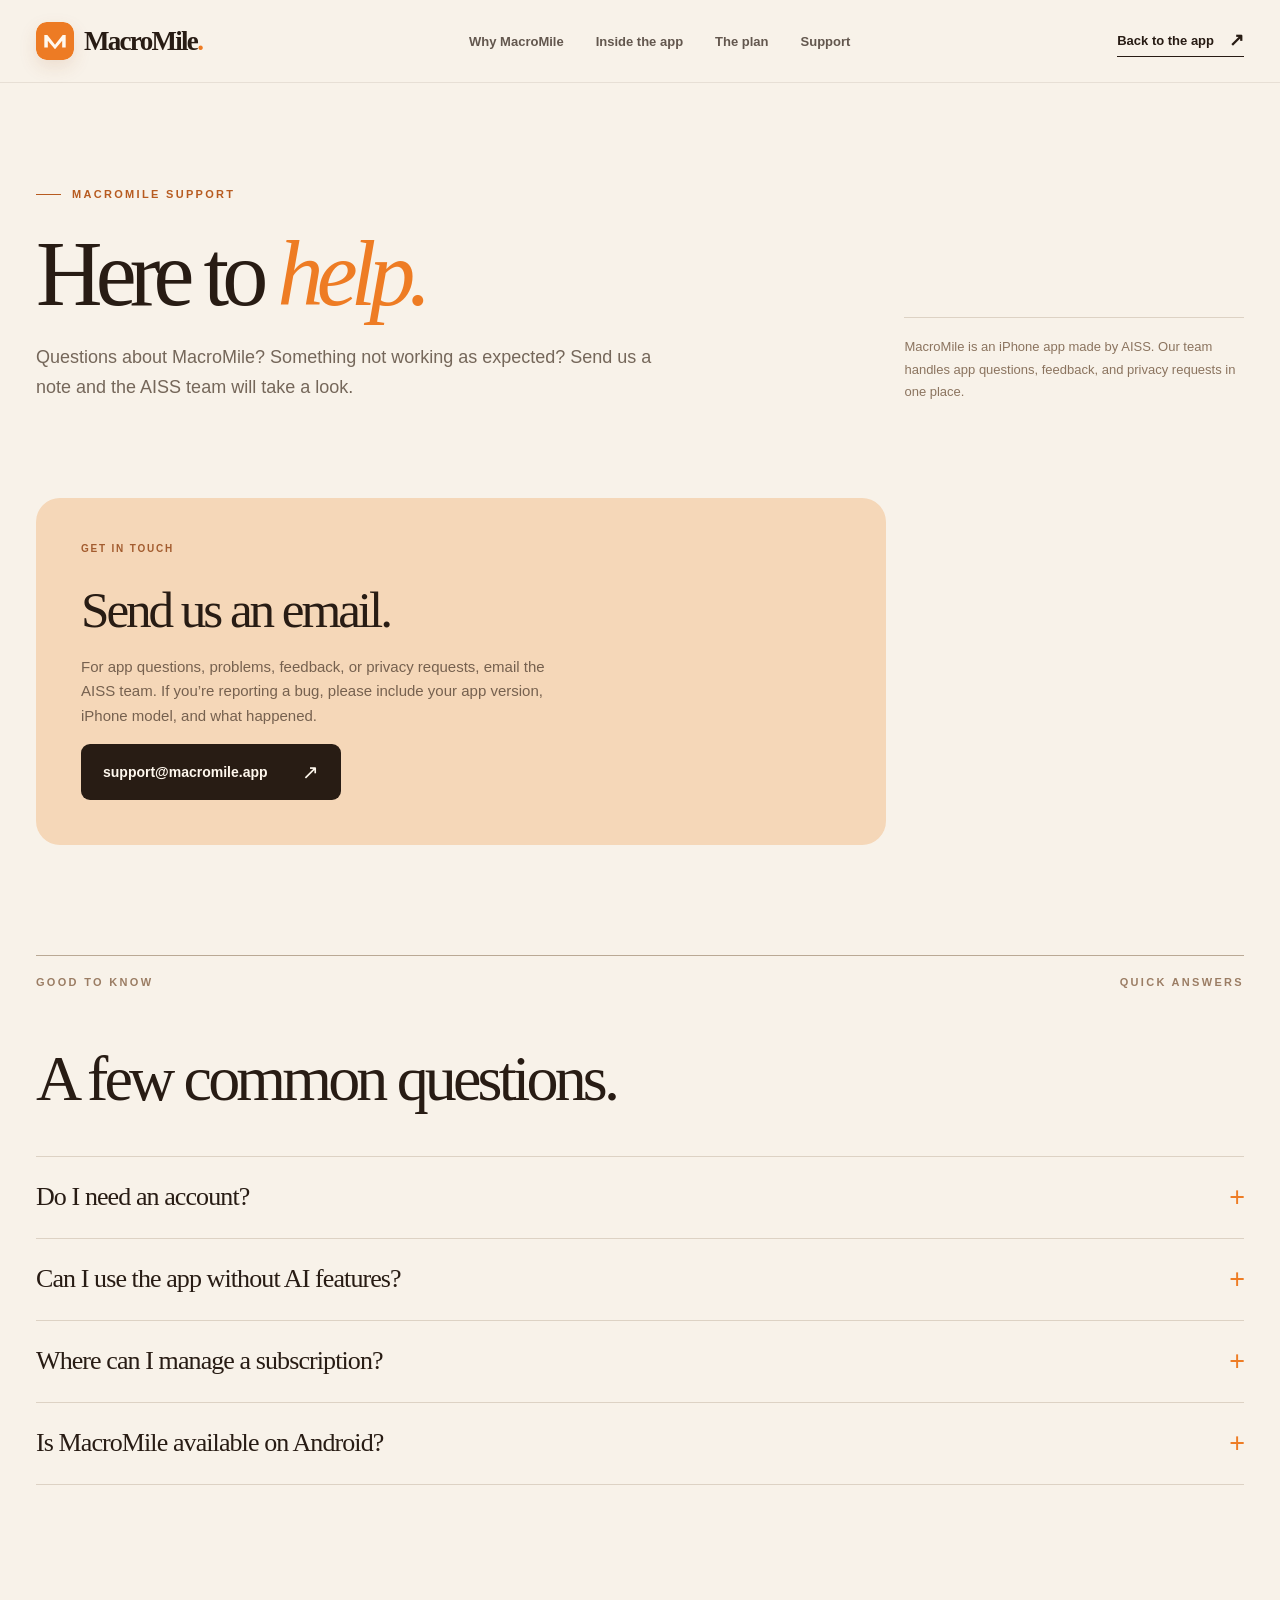
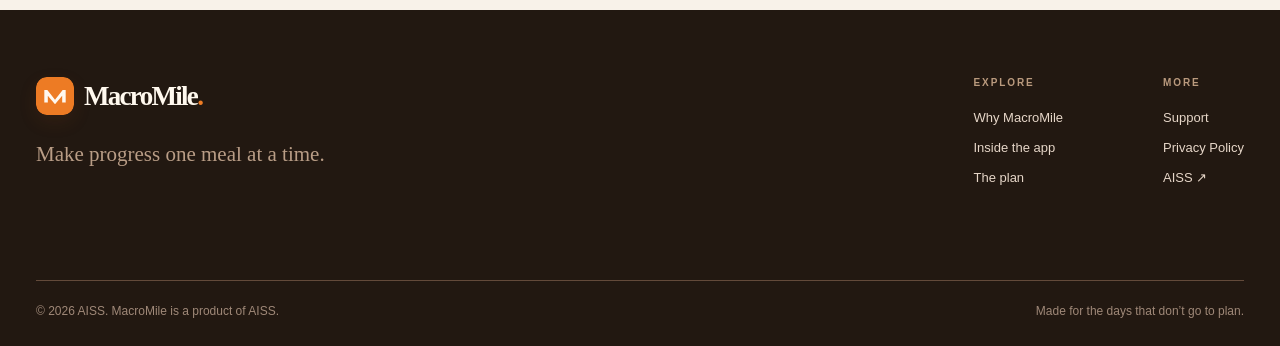
<file: support/index.html>
<!doctype html>
<html lang="en">
<head>
  <meta charset="utf-8">
  <meta name="viewport" content="width=device-width, initial-scale=1">
  <meta name="theme-color" content="#f8f2e9">
  <meta name="description" content="Get help with MacroMile, the iPhone nutrition and macro tracking app by AISS. Contact the team, report a problem, or share feedback.">
  <title>Support — MacroMile</title>
  <link rel="icon" type="image/svg+xml" href="/assets/mark.svg">
  <link rel="stylesheet" href="/styles.css">
  <script src="/script.js" defer></script>
</head>
<body>
  <a class="skip-link" href="#main">Skip to content</a>
  <header class="site-header"><div class="header-inner shell"><a class="brand" href="/" aria-label="MacroMile home"><img src="/assets/mark.svg" width="38" height="38" alt=""><span>MacroMile<span class="brand-period">.</span></span></a><nav id="site-nav" class="site-nav" aria-label="Main navigation"><a href="/#why">Why MacroMile</a><a href="/#features">Inside the app</a><a href="/#planning">The plan</a><a href="/support/" aria-current="page">Support</a></nav><a class="header-cta" href="/">Back to the app <span aria-hidden="true">↗</span></a><button class="menu-toggle" type="button" aria-controls="site-nav" aria-expanded="false" aria-label="Open menu"><span></span><span></span></button></div></header>
  <main id="main" class="shell">
    <section class="support-hero"><div><p class="eyebrow"><span class="eyebrow-line"></span> MACROMILE SUPPORT</p><h1>Here to <em>help.</em></h1><p>Questions about MacroMile? Something not working as expected? Send us a note and the AISS team will take a look.</p></div><div class="support-hero-aside">MacroMile is an iPhone app made by AISS. Our team handles app questions, feedback, and privacy requests in one place.</div></section>
    <section class="support-grid" aria-label="Contact MacroMile support">
      <article class="support-card support-card-primary"><span class="feature-num">GET IN TOUCH</span><h2>Send us an email.</h2><p>For app questions, problems, feedback, or privacy requests, email the AISS team. If you’re reporting a bug, please include your app version, iPhone model, and what happened.</p><a class="button button-dark" href="mailto:support@macromile.app?subject=MacroMile%20support">support@macromile.app <span aria-hidden="true">↗</span></a></article>
    </section>
    <section class="faq-section" aria-labelledby="faq-title"><div class="section-topline"><span>GOOD TO KNOW</span><span>QUICK ANSWERS</span></div><h2 id="faq-title">A few common questions.</h2><div class="faq-list"><details><summary>Do I need an account?</summary><p>No. MacroMile has no account or sign-up. Your log and profile are stored on your iPhone.</p></details><details><summary>Can I use the app without AI features?</summary><p>Yes. AI features are optional, and you can turn them off in the app. You can still track food and use the core weekly tools.</p></details><details><summary>Where can I manage a subscription?</summary><p>Subscriptions are managed through Apple. On your iPhone, open Settings, tap your name, then tap Subscriptions.</p></details><details><summary>Is MacroMile available on Android?</summary><p>MacroMile is made for iPhone. There is no Android version at this time.</p></details></div></section>
  </main>
  <footer class="site-footer"><div class="shell footer-main"><div><a class="brand footer-brand" href="/"><img src="/assets/mark.svg" width="38" height="38" alt=""><span>MacroMile<span class="brand-period">.</span></span></a><p>Make progress one meal at a time.</p></div><div class="footer-links"><div><span>EXPLORE</span><a href="/#why">Why MacroMile</a><a href="/#features">Inside the app</a><a href="/#planning">The plan</a></div><div><span>MORE</span><a href="/support/">Support</a><a href="/privacy/">Privacy Policy</a><a href="https://aisslabs.com" target="_blank" rel="noopener noreferrer">AISS ↗</a></div></div></div><div class="shell footer-bottom"><span>© <span id="year">2026</span> AISS. MacroMile is a product of AISS.</span><span>Made for the days that don’t go to plan.</span></div></footer>
</body>
</html>
</file>
<file: styles.css>
@charset "UTF-8";

:root{--cream:#f8f2e9;--cream-2:#fffaf3;--ink:#281c14;--muted:#75675a;--line:#ddd2c4;--orange:#ee7c24;--peach:#f9dfc5;--dark:#2d2018;--radius:28px;--serif:Georgia,"Times New Roman",serif;--sans:-apple-system,BlinkMacSystemFont,"Segoe UI",Arial,sans-serif}
*{box-sizing:border-box}
html{scroll-behavior:smooth;scroll-padding-top:94px}
body{margin:0;background:var(--cream);color:var(--ink);font-family:var(--sans);-webkit-font-smoothing:antialiased}
img{display:block;max-width:100%}
a{color:inherit;text-decoration:none}
button{font:inherit}
::selection{background:#f6bb83;color:var(--ink)}
:focus-visible{outline:3px solid var(--orange);outline-offset:4px;border-radius:4px}
.shell{width:min(100% - 72px,1440px);margin-inline:auto}
.skip-link{position:absolute;left:20px;top:-60px;z-index:1000;background:var(--ink);color:white;padding:12px 18px}.skip-link:focus{top:14px}
.site-header{position:sticky;top:0;z-index:50;background:rgba(248,242,233,.91);backdrop-filter:blur(18px);border-bottom:1px solid rgba(84,54,29,.1)}
.header-inner{height:82px;display:flex;align-items:center;gap:28px}
.brand{display:inline-flex;align-items:center;gap:10px;white-space:nowrap;font-family:var(--serif);font-size:27px;font-weight:700;letter-spacing:-1.7px}
.brand img{width:38px;height:38px;border-radius:11px;box-shadow:0 7px 18px rgba(157,77,22,.13)}
.brand-period{color:var(--orange)}
.site-nav{display:flex;align-items:center;gap:32px;margin:auto;font-size:13px;font-weight:600;color:#63574e}
.site-nav a,.footer-links a{transition:color .2s}
.site-nav a:hover,.footer-links a:hover{color:var(--orange)}
.header-cta{display:inline-flex;gap:15px;align-items:center;border-bottom:1px solid var(--ink);padding:8px 0;font-size:13px;font-weight:700;white-space:nowrap}
.header-cta span{font-size:18px;line-height:0;transform:translateY(-1px)}
.menu-toggle{display:none}
.hero{min-height:770px;display:grid;grid-template-columns:.93fr 1.07fr;align-items:center;gap:30px;overflow:hidden}
.hero-copy{position:relative;z-index:2;padding:72px 0 76px}
.eyebrow{display:flex;align-items:center;gap:11px;margin:0 0 30px;font-size:11px;font-weight:800;letter-spacing:.21em;color:#b75b20}
.eyebrow-line{width:25px;height:1px;background:currentColor}
h1,h2,h3,p{margin-top:0}
h1,h2,h3{font-family:var(--serif);font-weight:400}
em{font-style:italic;font-weight:400}
.hero h1{font-size:clamp(65px,6.65vw,108px);line-height:.99;letter-spacing:-.07em;max-width:760px;margin:0 0 34px}
.hero h1 em{color:var(--orange)}
.hero-intro{max-width:540px;font-size:18px;line-height:1.67;color:#665749;margin-bottom:36px}
.hero-actions{display:flex;align-items:center;gap:30px;flex-wrap:wrap}
.button{display:inline-flex;align-items:center;justify-content:space-between;gap:34px;padding:17px 22px;border-radius:9px;font-size:14px;font-weight:750;min-height:56px;transition:transform .2s,box-shadow .2s,background .2s}
.button:hover{transform:translateY(-3px);box-shadow:0 14px 30px rgba(41,28,20,.14)}
.button-dark{background:var(--ink);color:#fff8ee}
.button-dark:hover{background:#483023}
.button span{font-size:20px;font-weight:400;line-height:0}
.text-link{font-size:14px;font-weight:700;border-bottom:1px solid #b2a08f;padding:8px 0;white-space:nowrap}
.text-link span{font-size:18px;margin-left:6px}
.hero-meta{display:flex;align-items:center;gap:9px;margin:72px 0 0;color:#887565;font-size:12px;letter-spacing:.07em;font-weight:650}
.meta-dot{width:7px;height:7px;border-radius:50%;background:var(--orange)}
.hero-art{height:750px;position:relative;isolation:isolate}
.hero-orbit{position:absolute;width:780px;height:780px;border-radius:50%;background:radial-gradient(circle at 43% 42%,#f9deb9 0 37%,#f4cda6 38% 55%,transparent 56%);top:-20px;left:5%;z-index:-2;opacity:.82}
.hero-card{position:absolute;overflow:hidden;border-radius:25px;background:#f5dfc7;box-shadow:0 28px 55px rgba(74,40,13,.22),0 0 0 1px rgba(117,65,23,.11);transition:transform .35s ease}
.hero-card img{width:100%;height:auto}
.hero-card-back{width:290px;top:127px;left:2%;transform:rotate(-12deg)}
.hero-card-front{width:342px;top:43px;right:0;transform:rotate(8deg)}
.hero-art:hover .hero-card-back{transform:translate(-7px,-7px) rotate(-14deg)}
.hero-art:hover .hero-card-front{transform:translate(8px,-9px) rotate(9deg)}
.hero-seal{position:absolute;width:117px;height:117px;border-radius:50%;background:#fffaf1;box-shadow:0 14px 30px rgba(79,47,20,.14);display:flex;align-items:center;justify-content:center;flex-direction:column;right:50px;bottom:69px;transform:rotate(9deg);font-size:13px;font-weight:850;line-height:1.17;text-align:center;letter-spacing:.11em;color:#b8541a}
.seal-star{font-size:18px;line-height:1;margin-top:4px}
.thesis-band{background:var(--orange);color:#fff9ee;overflow:hidden}
.thesis-track{display:flex;gap:36px;align-items:center;white-space:nowrap;min-height:93px;width:max-content;animation:drift 38s linear infinite;font-family:var(--serif);font-size:30px;letter-spacing:-.04em;font-style:italic}
.thesis-track span:first-child{margin-left:-200px}
.band-flower{font-size:26px;font-family:var(--sans);font-style:normal}
@keyframes drift{to{transform:translateX(-550px)}}
.section-space{padding-block:134px}
.section-topline{display:flex;align-items:center;justify-content:space-between;border-top:1px solid #baa995;padding-top:20px;margin-bottom:58px;color:#9b7d64;font-size:11px;letter-spacing:.21em;font-weight:800}
.story-heading{display:grid;grid-template-columns:1.2fr .6fr;gap:100px;align-items:end;margin-bottom:70px}
.story-heading h2,.feature-intro h2,.plan-heading h2,.values-layout h2{font-size:clamp(48px,5.4vw,82px);line-height:1.02;letter-spacing:-.065em;margin-bottom:0}
.story-heading h2 em,.plan-heading h2 em{color:var(--orange)}
.story-heading p,.feature-intro p,.plan-heading>p{font-size:17px;line-height:1.68;color:var(--muted);max-width:350px;margin:0 0 6px}
.story-layout{display:grid;grid-template-columns:minmax(0,.96fr) minmax(0,.84fr) minmax(0,.66fr);align-items:center;gap:36px}
.story-visual{position:relative;background:#e9c7a5;border-radius:24px;overflow:hidden;box-shadow:0 18px 35px rgba(85,54,32,.08)}
.story-visual img{width:100%;height:auto}
.story-visual-small{align-self:end;background:#ed822a}
.image-index{position:absolute;left:15px;bottom:16px;background:rgba(255,249,239,.88);backdrop-filter:blur(8px);padding:10px 13px;border-radius:100px;font-size:10px;font-weight:800;letter-spacing:.1em}
.story-detail{padding:30px 6px}
.small-mark{width:48px;height:48px;border:1px solid var(--orange);border-radius:50%;display:grid;place-items:center;color:var(--orange);font-size:25px;margin-bottom:31px}
.story-detail h3{font-size:clamp(37px,3.2vw,52px);line-height:1.06;letter-spacing:-.05em;margin-bottom:24px}
.story-detail h3 em{color:var(--orange)}
.story-detail>p{font-size:15px;line-height:1.75;color:var(--muted);margin-bottom:35px}
.principles{border-top:1px solid var(--line)}
.principles>div{display:grid;grid-template-columns:32px 1fr;gap:12px;align-items:start;padding:15px 0;border-bottom:1px solid var(--line)}
.principles span{font-size:11px;font-weight:800;color:var(--orange)}
.principles p{font-size:13px;line-height:1.45;margin:0;font-weight:650}
.features-section{background:#281d16;color:#fff7ed;overflow:hidden}
.section-topline-light{border-color:#6d5544;color:#b99c83}
.feature-intro{display:grid;grid-template-columns:1fr .48fr;align-items:end;gap:100px;margin-bottom:65px}
.feature-intro h2{max-width:810px}
.feature-intro h2 em{color:#f7a758}
.feature-intro p{color:#d0b9a7;margin-bottom:4px}
.feature-grid{display:grid;grid-template-columns:repeat(3,minmax(0,1fr));gap:20px;align-items:start}
.feature-card{position:relative;overflow:hidden;border-radius:23px;min-height:825px;color:var(--ink);display:flex;flex-direction:column}
.feature-card-peach{background:#f4dfc9}.feature-card-rose{background:#dab2a4}.feature-card-sand{background:#e8ccae}
.feature-card-copy{position:relative;z-index:2;padding:36px 33px 23px;min-height:278px}
.feature-num{font-size:10px;letter-spacing:.18em;font-weight:850;color:#a35c2f}
.feature-card h3{font-size:clamp(31px,2.7vw,45px);line-height:1.03;letter-spacing:-.05em;margin:23px 0 15px}
.feature-card p{font-size:14px;line-height:1.6;color:#664f40;margin:0}
.feature-card img{width:75%;height:auto;align-self:center;border-radius:16px 16px 0 0;box-shadow:0 18px 42px rgba(48,24,12,.17);margin-top:2px}
.feature-card-rose img{width:80%}
.plan-heading{display:grid;grid-template-columns:1fr .4fr;align-items:end;gap:100px;margin-bottom:64px}
.plan-heading h2{max-width:760px}.plan-heading>p{max-width:365px}
.plan-gallery{display:grid;grid-template-columns:repeat(3,minmax(0,1fr));gap:22px}
.plan-poster{margin:0;overflow:hidden;border-radius:22px 22px 0 0}
.plan-poster img{width:100%;height:auto;border-radius:22px;transition:transform .35s ease,box-shadow .35s ease;box-shadow:0 18px 34px rgba(100,63,31,.08)}
.plan-poster:hover img{transform:translateY(-7px);box-shadow:0 25px 48px rgba(100,63,31,.15)}
.plan-poster figcaption{display:flex;align-items:center;gap:13px;padding:19px 2px;font-size:13px;font-weight:700;border-bottom:1px solid var(--line)}
.plan-poster figcaption span{font-size:11px;color:var(--orange);font-weight:850}
.plan-note{max-width:610px;margin:35px 0 0 auto;font-size:13px;line-height:1.6;color:#907d6b}
.values-section{background:#e77b25;color:#fff9ef;padding:112px 0}
.values-layout{display:grid;grid-template-columns:1fr .54fr;gap:12%;align-items:center}
.eyebrow-cream{color:#fff2e2}
.values-layout h2{max-width:850px}
.values-layout h2 em{color:#3e2213}
.values-copy{padding-top:28px}
.values-copy p{font-size:17px;line-height:1.72;margin:0;color:#fff7ee}
.values-rule{height:1px;background:rgba(255,255,255,.55);margin:28px 0}
.closing-section{text-align:center;padding-block:160px;display:flex;align-items:center;flex-direction:column}
.closing-sun{font-size:42px;color:var(--orange);line-height:1;margin-bottom:36px}
.closing-section .eyebrow{margin-bottom:22px}
.closing-section h2{font-size:clamp(58px,7vw,110px);letter-spacing:-.075em;line-height:1;margin:0 0 28px}
.closing-section h2 em{color:var(--orange)}
.closing-section>p:not(.eyebrow){max-width:520px;color:var(--muted);font-size:17px;line-height:1.65;margin-bottom:30px}
.closing-actions{display:flex;align-items:center;gap:27px}
.closing-actions>span{font-size:12px;color:#917c68}
.site-footer{background:#221811;color:#fff8ee;padding:67px 0 28px}
.footer-main{display:grid;grid-template-columns:1fr 1fr;gap:50px;padding-bottom:95px}
.footer-brand{color:#fff8ee}
.footer-main>div:first-child>p{font-family:var(--serif);font-size:21px;color:#b99d86;margin:23px 0 0}
.footer-links{display:flex;justify-content:flex-end;gap:100px}
.footer-links>div{display:flex;flex-direction:column;gap:15px}
.footer-links span{font-size:10px;letter-spacing:.19em;color:#ba9a7e;font-weight:800;margin-bottom:7px}
.footer-links a{font-size:13px;color:#e6d6c8}
.footer-bottom{border-top:1px solid #634a3a;padding-top:23px;display:flex;justify-content:space-between;gap:20px;font-size:12px;color:#9f8878}

/* Support page */
.support-hero{padding-block:105px 95px;display:grid;grid-template-columns:1fr .42fr;gap:60px;align-items:end}
.support-hero h1{font-size:clamp(62px,7.2vw,112px);letter-spacing:-.075em;line-height:.97;margin:0 0 24px}
.support-hero h1 em{color:var(--orange)}
.support-hero p:not(.eyebrow){font-size:18px;line-height:1.65;color:var(--muted);max-width:620px;margin:0}
.support-hero-aside{border-top:1px solid var(--line);padding-top:18px;font-size:13px;line-height:1.7;color:#8b745f}
.support-grid{display:grid;grid-template-columns:minmax(0,1fr);max-width:850px;padding-bottom:110px}
.support-card{border-radius:24px;padding:45px;background:#fffaf4;min-height:330px;display:flex;flex-direction:column;align-items:flex-start}
.support-card-primary{background:#f5d7b8}
.support-card .feature-num{margin-bottom:30px}
.support-card h2{font-size:clamp(38px,4vw,62px);line-height:1.03;letter-spacing:-.06em;margin:0 0 18px}
.support-card p{font-size:15px;line-height:1.65;color:#76614f;max-width:480px}
.support-card .button{margin-top:auto}
.faq-section{padding-bottom:125px}
.faq-section h2{font-size:clamp(43px,5vw,72px);letter-spacing:-.06em;line-height:1.02;margin:0 0 45px}
.faq-list{border-top:1px solid var(--line)}
.faq-list details{border-bottom:1px solid var(--line);padding:25px 0}
.faq-list summary{cursor:pointer;list-style:none;display:flex;justify-content:space-between;gap:25px;font-family:var(--serif);font-size:26px;letter-spacing:-.035em}
.faq-list summary::-webkit-details-marker{display:none}
.faq-list summary::after{content:"+";font-family:var(--sans);font-size:27px;color:var(--orange);font-weight:300}
.faq-list details[open] summary::after{content:"−"}
.faq-list details p{max-width:780px;margin:18px 0 4px;font-size:15px;line-height:1.65;color:var(--muted)}

/* Privacy policy */
.privacy-page{padding-bottom:120px}
.privacy-hero{padding:94px 0 58px;border-bottom:1px solid var(--line)}
.privacy-hero h1{font-size:clamp(58px,7vw,104px);line-height:1;letter-spacing:-.07em;max-width:850px;margin:0 0 28px}
.privacy-hero h1 em{color:var(--orange)}
.privacy-date{font-size:13px;color:var(--muted);margin:0}
.privacy-layout{display:grid;grid-template-columns:minmax(180px,250px) minmax(0,760px);gap:clamp(45px,7vw,115px);padding-top:55px}
.privacy-aside{align-self:start;position:sticky;top:115px;border-top:1px solid var(--line);padding-top:20px}
.privacy-aside>span{display:block;font-size:10px;font-weight:800;letter-spacing:.2em;color:#9b7d64;margin-bottom:22px}
.privacy-aside a{display:block;font-size:13px;line-height:1.35;color:var(--muted);padding:8px 0}
.privacy-aside a:hover{color:var(--orange)}
.privacy-content{font-size:16px;line-height:1.78;color:#5f5146}
.privacy-content>p:first-child{font-size:19px;line-height:1.65;color:var(--ink)}
.privacy-content p{margin:0 0 19px}
.privacy-content strong{color:var(--ink)}
.privacy-content section{padding-top:35px;margin-top:40px;border-top:1px solid var(--line)}
.privacy-content h2{font-size:clamp(30px,3vw,43px);line-height:1.14;letter-spacing:-.045em;color:var(--ink);margin:0 0 24px}
.privacy-content ul{margin:0 0 22px;padding-left:23px}
.privacy-content li{padding-left:5px;margin-bottom:12px}
.privacy-content li::marker{color:var(--orange)}
.privacy-content a{color:#aa4d14;text-decoration:underline;text-underline-offset:3px}
.privacy-content a:hover{color:var(--ink)}
.privacy-content .contact-details{font-style:normal;line-height:1.8}
@media(max-width:800px){.privacy-layout{grid-template-columns:1fr;gap:32px}.privacy-aside{position:static}.privacy-aside nav{display:grid;grid-template-columns:repeat(2,minmax(0,1fr));gap:2px 18px}}
@media(max-width:620px){.privacy-page{padding-bottom:85px}.privacy-hero{padding:73px 0 43px}.privacy-hero h1{font-size:clamp(54px,12vw,76px)}.privacy-layout{padding-top:38px}.privacy-aside nav{grid-template-columns:1fr 1fr}.privacy-aside a{font-size:12px}.privacy-content{font-size:15px;line-height:1.72}.privacy-content>p:first-child{font-size:17px}.privacy-content section{margin-top:32px;padding-top:28px}}

@media(max-width:1100px){.shell{width:min(100% - 48px,1440px)}.site-nav{gap:19px}.hero{grid-template-columns:1fr 1fr;min-height:675px}.hero h1{font-size:clamp(63px,6.9vw,90px)}.hero-art{height:660px}.hero-card-back{width:245px;top:140px}.hero-card-front{width:285px;top:65px}.hero-seal{right:28px;bottom:35px}.story-layout{gap:20px}.story-detail{padding:5px}.story-detail h3{font-size:37px}.feature-card{min-height:720px}.feature-card-copy{min-height:290px;padding:28px 24px 20px}.feature-card img{width:83%}.feature-intro,.plan-heading{gap:55px}}
@media(max-width:800px){.header-inner{height:70px}.site-nav{position:absolute;top:70px;left:0;right:0;background:var(--cream);border-bottom:1px solid var(--line);padding:22px 24px 28px;display:none;flex-direction:column;align-items:stretch;gap:0;box-shadow:0 20px 28px rgba(41,28,20,.07)}.site-nav.open{display:flex}.site-nav a{padding:13px 4px;font-size:15px}.header-cta{margin-left:auto}.menu-toggle{display:flex;width:38px;height:38px;border:0;background:transparent;flex-direction:column;align-items:center;justify-content:center;gap:6px;cursor:pointer}.menu-toggle span{height:2px;width:23px;background:var(--ink);transition:transform .2s}.menu-toggle[aria-expanded="true"] span:first-child{transform:translateY(4px) rotate(45deg)}.menu-toggle[aria-expanded="true"] span:last-child{transform:translateY(-4px) rotate(-45deg)}.hero{display:flex;flex-direction:column;align-items:stretch;min-height:0;gap:0}.hero-copy{padding:88px 0 10px}.hero h1{max-width:750px;font-size:clamp(62px,10vw,94px)}.hero-intro{max-width:620px}.hero-meta{margin-top:44px}.hero-art{height:700px;width:min(100%,660px);align-self:center}.hero-card-back{left:8%;top:115px;width:285px}.hero-card-front{right:5%;top:30px;width:330px}.hero-orbit{left:0}.story-heading,.feature-intro,.plan-heading,.values-layout{grid-template-columns:1fr;gap:26px}.story-heading p,.feature-intro p,.plan-heading>p{max-width:590px}.story-layout{grid-template-columns:1fr 1fr;gap:24px}.story-detail{grid-column:2;grid-row:1;padding:5px}.story-visual-small{grid-column:2;grid-row:2;max-width:65%;justify-self:center}.story-visual:first-child{grid-row:1/span 2}.feature-grid{gap:14px}.feature-card{min-height:620px}.feature-card-copy{min-height:340px}.feature-card h3{font-size:31px}.feature-card p{font-size:13px}.feature-card img{width:90%}.plan-gallery{gap:14px}.values-layout{gap:25px}.values-copy{padding-top:0}.values-copy p{max-width:650px}.support-hero{grid-template-columns:1fr;gap:30px}.support-hero-aside{max-width:600px}.support-grid{grid-template-columns:1fr 1fr}.footer-links{gap:55px}}
@media(max-width:620px){.shell{width:min(100% - 34px,1440px)}.header-inner{gap:10px}.brand{font-size:23px;letter-spacing:-1.4px}.brand img{width:33px;height:33px}.header-cta{font-size:11px;gap:5px}.header-cta span{font-size:15px}.hero-copy{padding-top:68px}.eyebrow{font-size:9px;letter-spacing:.18em;margin-bottom:24px}.hero h1{font-size:clamp(55px,14vw,80px);margin-bottom:26px}.hero-intro{font-size:16px;line-height:1.6}.hero-actions{gap:20px}.button{min-height:52px;padding:15px 17px;font-size:13px;gap:16px}.text-link{font-size:13px}.hero-meta{margin-top:37px}.hero-art{height:505px;overflow:hidden;margin-top:10px}.hero-orbit{width:570px;height:570px;left:50%;transform:translateX(-50%);top:40px}.hero-card{border-radius:16px}.hero-card-back{width:195px;top:95px;left:4%;transform:rotate(-10deg)}.hero-card-front{width:222px;top:42px;right:1%;transform:rotate(8deg)}.hero-seal{width:84px;height:84px;right:12px;bottom:31px;font-size:9px}.seal-star{font-size:13px}.thesis-track{min-height:67px;font-size:22px;gap:22px}.section-space{padding-block:83px}.section-topline{margin-bottom:38px;font-size:9px;letter-spacing:.1em}.story-heading h2,.feature-intro h2,.plan-heading h2,.values-layout h2{font-size:clamp(45px,10vw,62px)}.story-heading p,.feature-intro p,.plan-heading>p{font-size:15px}.story-heading{margin-bottom:35px}.story-layout{grid-template-columns:1fr 1fr;gap:13px;align-items:start}.story-visual:first-child{grid-column:1;grid-row:1}.story-detail{grid-column:2;grid-row:1;padding:0}.story-detail .small-mark{display:none}.story-detail h3{font-size:clamp(28px,6vw,38px);margin-bottom:13px}.story-detail>p{font-size:12px;line-height:1.5;margin-bottom:11px}.principles>div{grid-template-columns:22px 1fr;gap:4px;padding:8px 0}.principles p{font-size:10px}.principles span{font-size:9px}.story-visual-small{grid-column:2;grid-row:2;max-width:90%;justify-self:start}.image-index{font-size:8px;padding:7px 8px;left:8px;bottom:8px}.feature-intro{margin-bottom:36px}.feature-grid{grid-template-columns:1fr;gap:18px}.feature-card{min-height:0;display:grid;grid-template-columns:1fr 44%;align-items:center;border-radius:20px}.feature-card-copy{min-height:0;padding:24px 16px 24px 24px}.feature-card h3{font-size:33px;margin:17px 0 12px}.feature-card p{font-size:12px}.feature-card img,.feature-card-rose img{width:94%;align-self:end;margin-top:30px;border-radius:12px 0 0 0}.plan-heading{margin-bottom:35px}.plan-gallery{display:flex;overflow-x:auto;scroll-snap-type:x mandatory;scrollbar-width:thin;scroll-padding-left:17px;margin:0 -17px;padding:0 17px 10px;gap:14px}.plan-poster{flex:0 0 75%;scroll-snap-align:start}.plan-poster figcaption{font-size:12px}.plan-note{font-size:12px;margin-top:25px}.values-section{padding:76px 0}.values-copy p{font-size:15px}.closing-section{padding-block:100px}.closing-section h2{font-size:clamp(54px,12vw,75px)}.closing-section>p:not(.eyebrow){font-size:15px}.closing-actions{flex-direction:column;gap:15px}.site-footer{padding-top:55px}.footer-main{grid-template-columns:1fr;gap:43px;padding-bottom:65px}.footer-links{justify-content:flex-start;gap:75px}.footer-bottom{flex-direction:column;gap:10px}.support-hero{padding-block:75px 55px}.support-hero h1{font-size:clamp(58px,13vw,84px)}.support-hero p:not(.eyebrow){font-size:16px}.support-grid{grid-template-columns:1fr;padding-bottom:70px}.support-card{min-height:335px;padding:29px}.faq-section{padding-bottom:85px}.faq-list summary{font-size:22px}}
@media(max-width:390px){.header-cta{display:none}.menu-toggle{margin-left:auto}.hero-card-back{left:0;width:180px}.hero-card-front{right:-7px;width:208px}.story-detail>p{font-size:11px}.feature-card h3{font-size:28px}.feature-card p{font-size:11px}}
@media(min-width:621px){.hero-card-front{right:35px;transform:rotate(5deg)}.hero-card-back{left:22px;transform:rotate(-8deg)}.hero-art:hover .hero-card-front{transform:translate(6px,-8px) rotate(6deg)}.hero-art:hover .hero-card-back{transform:translate(-5px,-6px) rotate(-9deg)}}
@media(max-width:620px){.hero-card-back{left:15px;top:98px;width:170px;transform:rotate(-4deg)}.hero-card-front{right:15px;top:45px;width:190px;transform:rotate(4deg)}.hero-art:hover .hero-card-back{transform:rotate(-4deg)}.hero-art:hover .hero-card-front{transform:rotate(4deg)}.story-layout{display:flex;flex-direction:column;gap:25px}.story-visual:first-child{width:min(70%,280px);align-self:flex-start}.story-visual-small{width:min(70%,280px);max-width:none;align-self:flex-end}.story-detail{width:100%;padding:6px 0}.story-detail h3{font-size:41px}.story-detail>p{font-size:15px;line-height:1.65;margin-bottom:20px}.principles>div{grid-template-columns:28px 1fr;gap:8px;padding:12px 0}.principles p{font-size:13px}.principles span{font-size:10px}}
@media(max-width:390px){.hero-card-back{left:12px;width:164px}.hero-card-front{right:12px;width:182px}.story-detail>p{font-size:15px}}
@media(prefers-reduced-motion:reduce){html{scroll-behavior:auto}.thesis-track{animation:none}.hero-card,.plan-poster img,.button{transition:none}}
</file>
